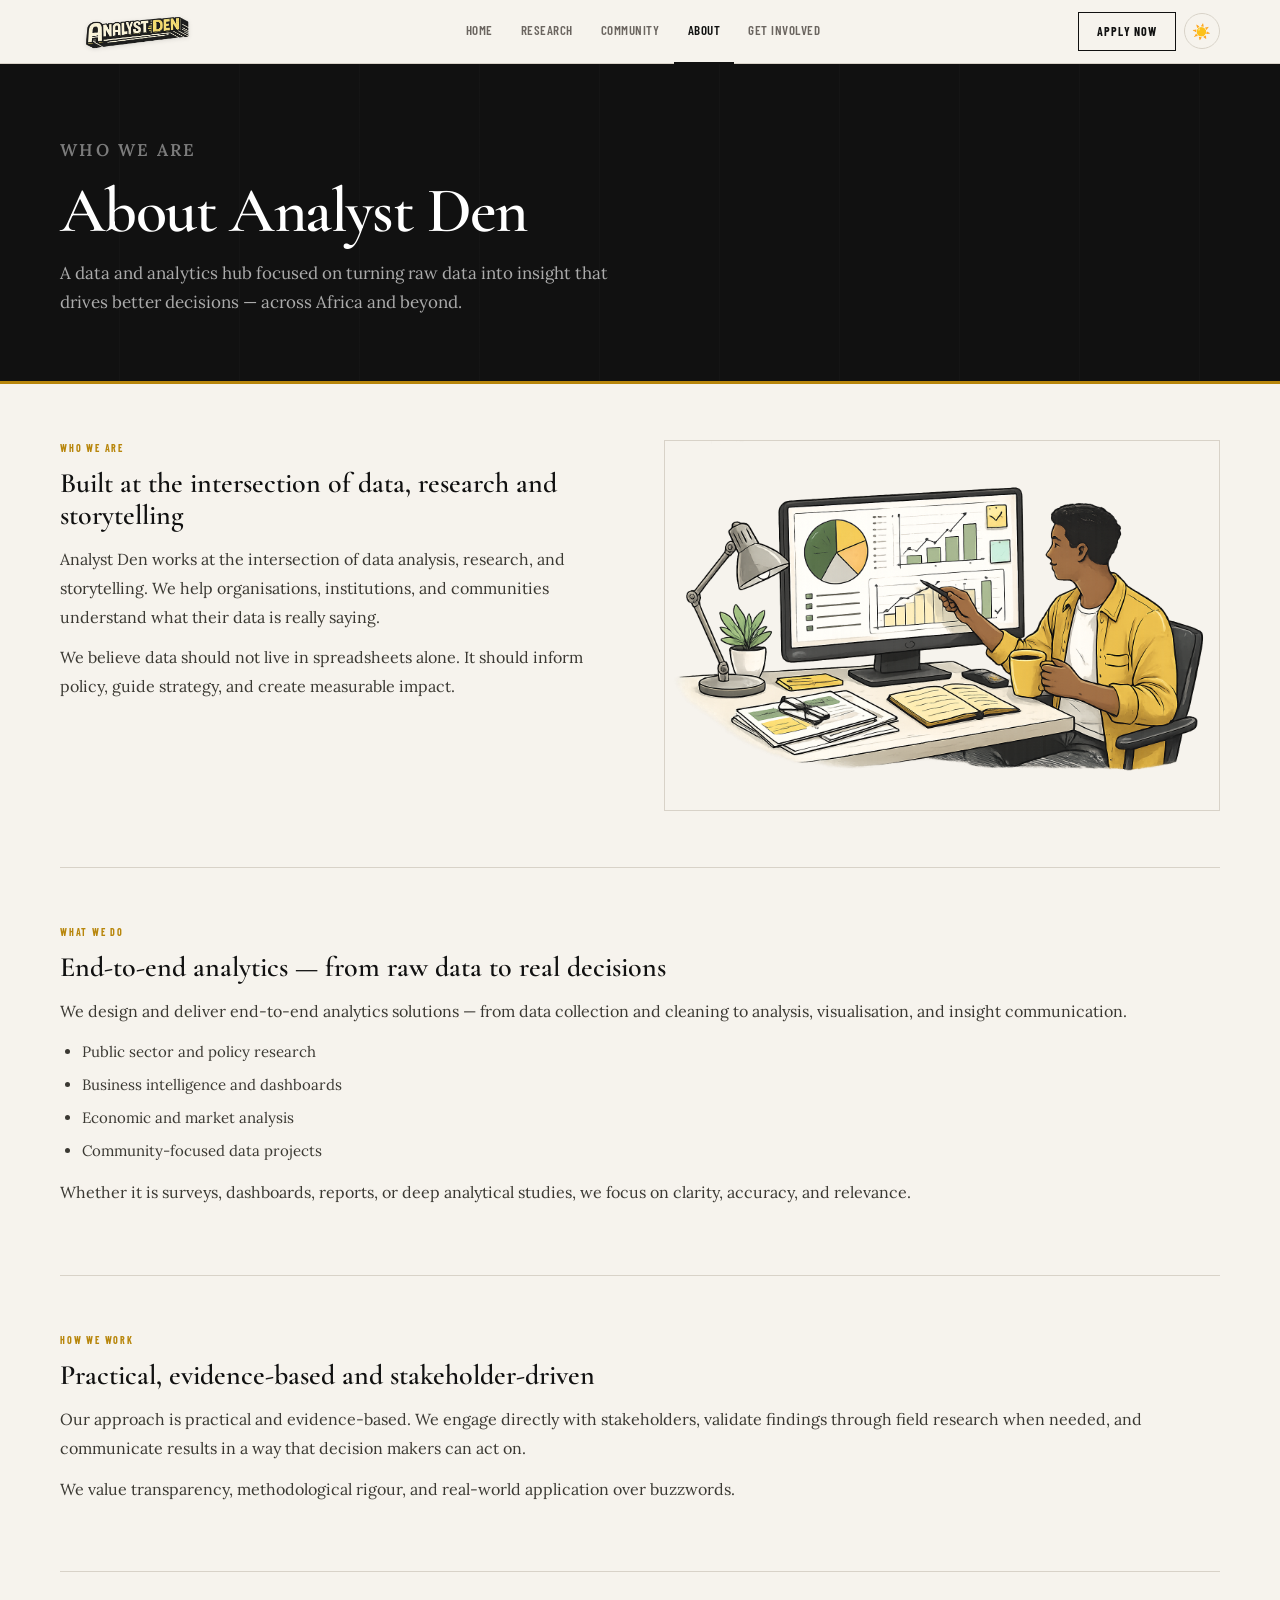
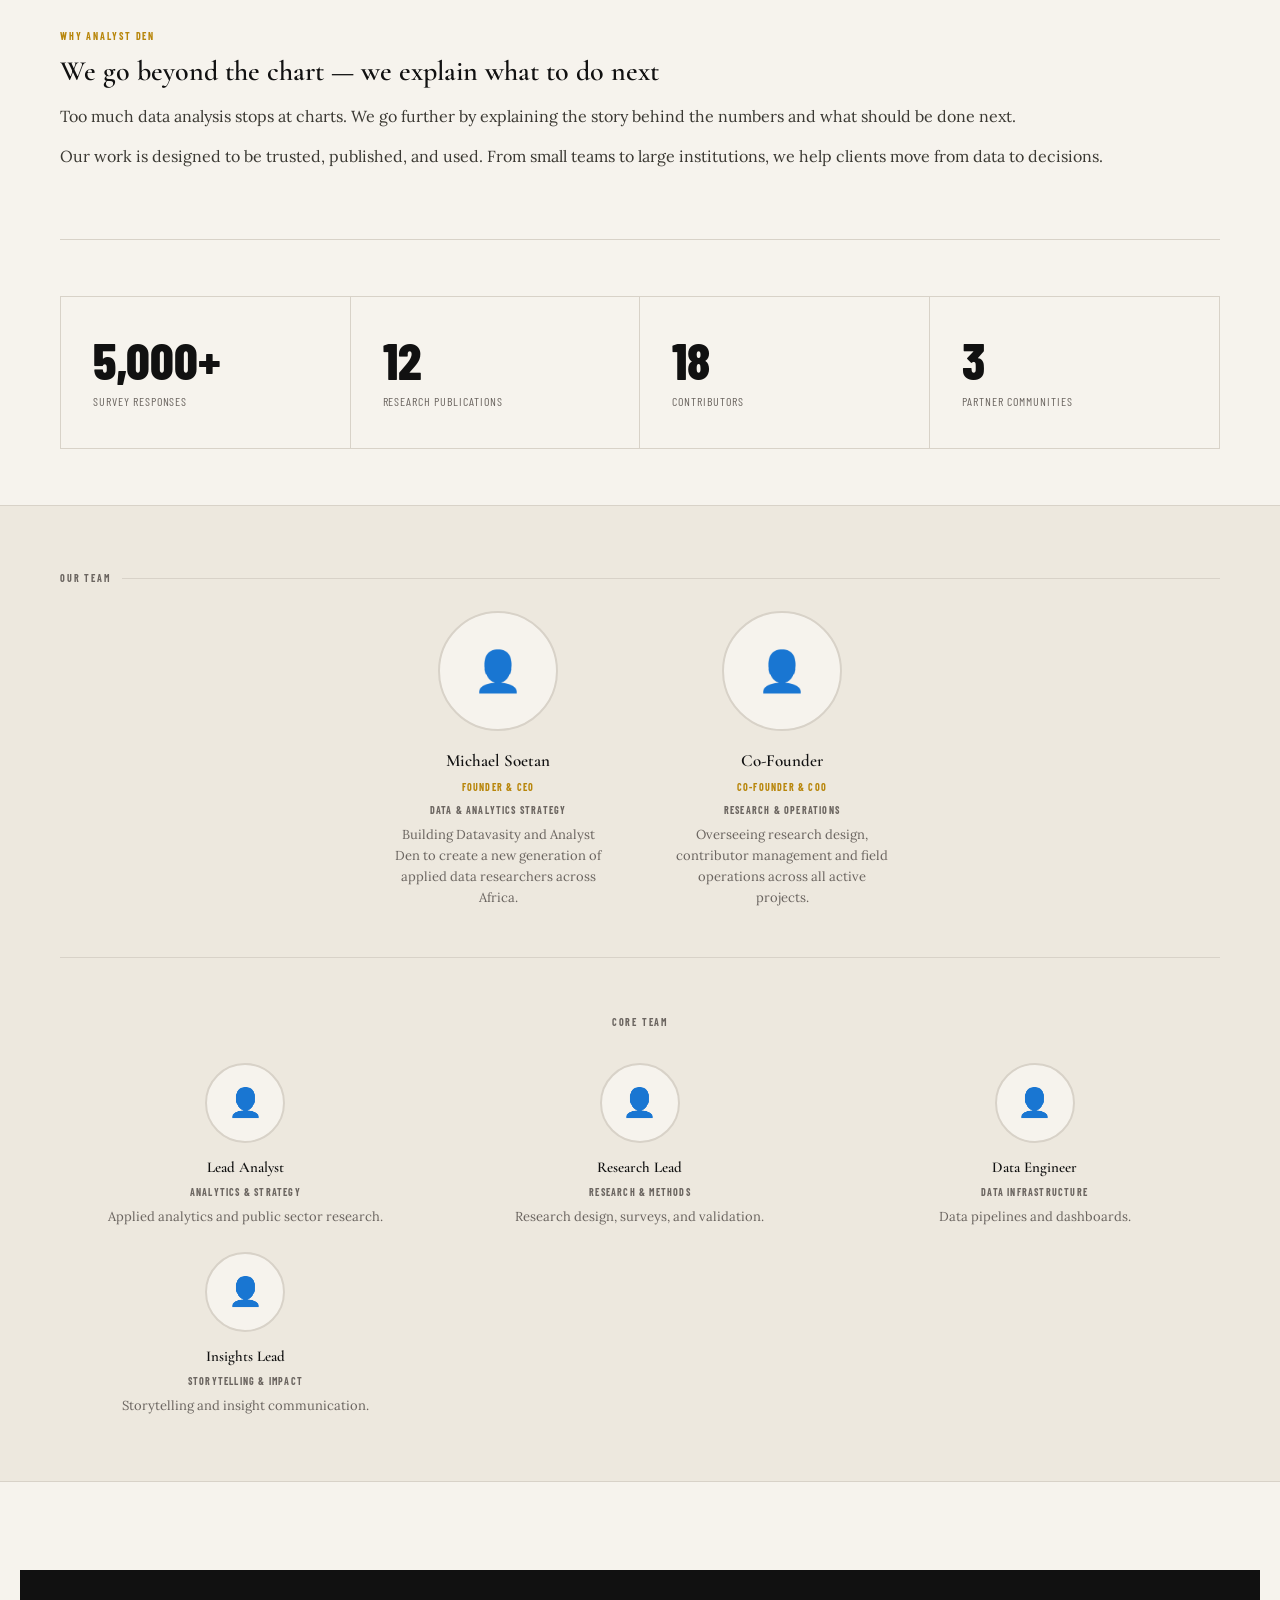
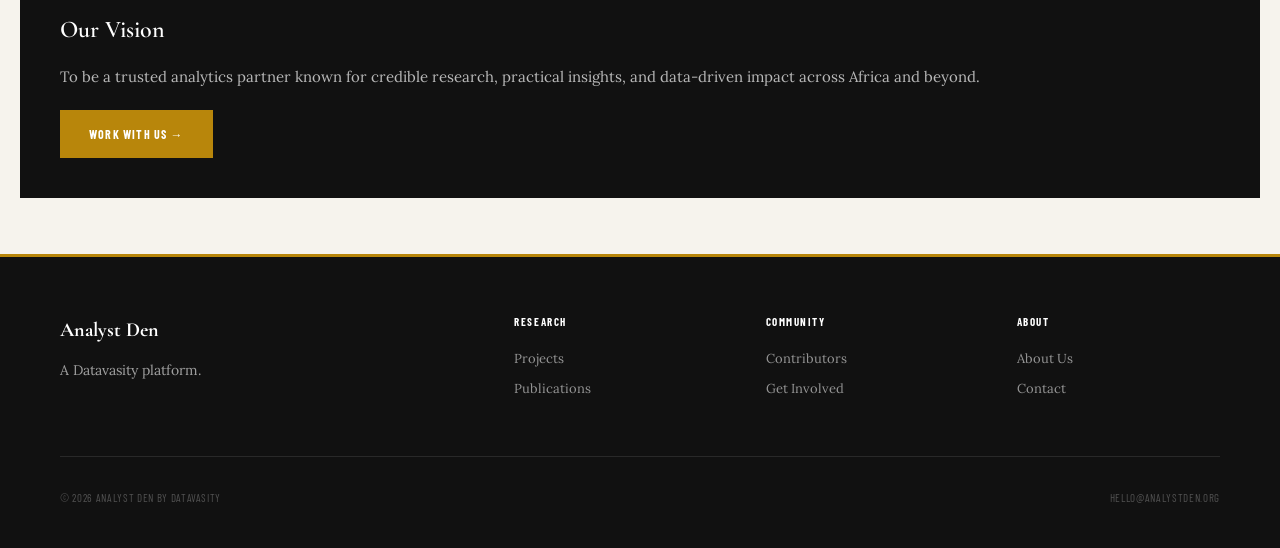
<file: about.html>
<!DOCTYPE html>
<html lang="en">
<head>
<meta charset="UTF-8"/><meta name="viewport" content="width=device-width,initial-scale=1.0"/>
<title>About Us — Analyst Den</title>
<link rel="stylesheet" href="styles.css"/>
<style>
.about-section { padding:56px 0; border-bottom:1px solid var(--border); }
.about-section:last-of-type { border-bottom:none; }
.about-section h2 { font-family:var(--font-display); font-weight:600; font-size:28px; color:var(--ink); margin-bottom:14px; line-height:1.15; }
.about-section p { font-family:var(--font-body); font-size:16px; line-height:1.8; color:var(--text-mid); margin-bottom:12px; }
.about-section ul { padding-left:1.4em; margin-bottom:14px; }
.about-section ul li { font-family:var(--font-body); font-size:15px; line-height:1.8; color:var(--text-mid); margin-bottom:6px; }
.about-grid { display:grid; grid-template-columns:1fr 1fr; gap:48px; align-items:start; }
.about-label { font-family:var(--font-data); font-size:10px; font-weight:700; letter-spacing:0.18em; text-transform:uppercase; color:var(--gold); margin-bottom:10px; }
.team-grid-wrap { display:grid; grid-template-columns:repeat(3,1fr); gap:24px; margin-top:32px; }
.team-member { text-align:center; }
.team-member-photo { width:100%; aspect-ratio:1; object-fit:cover; border-radius:50%; border:2px solid var(--border); margin-bottom:14px; max-width:140px; }
.team-member-name { font-family:var(--font-display); font-weight:600; font-size:17px; color:var(--ink); margin-bottom:4px; }
.team-member-title { font-family:var(--font-data); font-size:10px; font-weight:700; letter-spacing:0.12em; text-transform:uppercase; color:var(--text-lt); }
.team-member-desc { font-size:13px; color:var(--text-lt); margin-top:6px; line-height:1.6; }
.vision-box { background:var(--ink); padding:40px; margin-top:32px; }
.vision-box h3 { font-family:var(--font-display); font-size:24px; font-weight:600; color:#fff; margin-bottom:12px; }
.vision-box p { font-family:var(--font-body); font-size:15px; color:rgba(255,255,255,0.7); line-height:1.8; margin-bottom:20px; }
@media(max-width:768px){
  .about-grid { grid-template-columns:1fr; gap:24px; }
  .team-grid-wrap { grid-template-columns:repeat(2,1fr); }
}
@media(max-width:480px){
  .team-grid-wrap { grid-template-columns:1fr 1fr; }
}
</style>
</head>
<body>

<header class="site-header">
  <div class="container header-inner">
    <a href="index.html" class="header-logo"><img src="assets/analyst-den-logo-3d.png" alt="Analyst Den"/></a>
    <nav class="header-nav">
      <a href="index.html">Home</a>
      <a href="research.html">Research</a>
      <a href="contributors.html">Community</a>
      <a href="about.html" class="active">About</a>
      <a href="get-involved.html">Get Involved</a>
    </nav>
    <div class="header-right">
      <a href="get-involved.html" class="header-cta">Apply Now</a>
      <button class="menu-toggle" aria-label="Open menu">☰</button>
    </div>
  </div>
</header>
<div class="mobile-menu">
  <button class="mobile-close">✕</button>
  <a href="index.html">Home</a>
  <a href="research.html">Research</a>
  <a href="contributors.html">Community</a>
  <a href="about.html" class="active">About</a>
  <a href="get-involved.html">Get Involved</a>
</div>

<!-- HERO -->
<div class="page-hero">
  <div class="container page-hero-inner">
    <p class="t-label" style="color:rgba(255,255,255,0.45);margin-bottom:14px">Who We Are</p>
    <h1>About Analyst Den</h1>
    <p>A data and analytics hub focused on turning raw data into insight that drives better decisions — across Africa and beyond.</p>
  </div>
</div>

<!-- CONTENT SECTIONS -->
<div class="container">

  <div class="about-section">
    <div class="about-grid">
      <div>
        <div class="about-label">Who We Are</div>
        <h2>Built at the intersection of data, research and storytelling</h2>
        <p>Analyst Den works at the intersection of data analysis, research, and storytelling. We help organisations, institutions, and communities understand what their data is really saying.</p>
        <p>We believe data should not live in spreadsheets alone. It should inform policy, guide strategy, and create measurable impact.</p>
      </div>
      <div>
        <img src="assets/headerimg.png" alt="Analyst Den research team" style="width:100%;height:auto;border:1px solid var(--border)"/>
      </div>
    </div>
  </div>

  <div class="about-section">
    <div class="about-label">What We Do</div>
    <h2>End-to-end analytics — from raw data to real decisions</h2>
    <p>We design and deliver end-to-end analytics solutions — from data collection and cleaning to analysis, visualisation, and insight communication.</p>
    <ul>
      <li>Public sector and policy research</li>
      <li>Business intelligence and dashboards</li>
      <li>Economic and market analysis</li>
      <li>Community-focused data projects</li>
    </ul>
    <p>Whether it is surveys, dashboards, reports, or deep analytical studies, we focus on clarity, accuracy, and relevance.</p>
  </div>

  <div class="about-section">
    <div class="about-label">How We Work</div>
    <h2>Practical, evidence-based and stakeholder-driven</h2>
    <p>Our approach is practical and evidence-based. We engage directly with stakeholders, validate findings through field research when needed, and communicate results in a way that decision makers can act on.</p>
    <p>We value transparency, methodological rigour, and real-world application over buzzwords.</p>
  </div>

  <div class="about-section">
    <div class="about-label">Why Analyst Den</div>
    <h2>We go beyond the chart — we explain what to do next</h2>
    <p>Too much data analysis stops at charts. We go further by explaining the story behind the numbers and what should be done next.</p>
    <p>Our work is designed to be trusted, published, and used. From small teams to large institutions, we help clients move from data to decisions.</p>
  </div>

  <!-- STATS -->
  <div class="about-section" style="border-bottom:none;padding-bottom:0">
    <div class="data-numbers">
      <div class="data-number-col">
        <div class="data-number">5,000+</div>
        <div class="data-number-label">Survey Responses</div>
      </div>
      <div class="data-number-col">
        <div class="data-number">12</div>
        <div class="data-number-label">Research Publications</div>
      </div>
      <div class="data-number-col">
        <div class="data-number">18</div>
        <div class="data-number-label">Contributors</div>
      </div>
      <div class="data-number-col">
        <div class="data-number">3</div>
        <div class="data-number-label">Partner Communities</div>
      </div>
    </div>
  </div>

</div>

<!-- TEAM -->
<section style="background:var(--bg-alt);border-top:1px solid var(--border);border-bottom:1px solid var(--border);padding:64px 0;margin-top:56px">
  <div class="container">
    <div class="section-eyebrow">
      <span class="eyebrow-text">Our Team</span>
      <div class="eyebrow-line"></div>
    </div>

    <!-- Founders row — centered, larger -->
    <div style="display:flex;justify-content:center;gap:64px;flex-wrap:wrap;margin-bottom:56px;padding-bottom:48px;border-bottom:1px solid var(--border)">

      <div class="team-member" style="max-width:220px">
        <div style="width:120px;height:120px;border-radius:50%;background:var(--bg);border:2px solid var(--border);display:flex;align-items:center;justify-content:center;margin:0 auto 16px;font-size:40px">👤</div>
        <div class="team-member-name">Michael Soetan</div>
        <div style="font-family:var(--font-data);font-size:10px;font-weight:700;letter-spacing:0.12em;text-transform:uppercase;color:var(--gold);margin-bottom:6px">Founder &amp; CEO</div>
        <div class="team-member-title">Data &amp; Analytics Strategy</div>
        <p class="team-member-desc">Building Datavasity and Analyst Den to create a new generation of applied data researchers across Africa.</p>
      </div>

      <div class="team-member" style="max-width:220px">
        <div style="width:120px;height:120px;border-radius:50%;background:var(--bg);border:2px solid var(--border);display:flex;align-items:center;justify-content:center;margin:0 auto 16px;font-size:40px">👤</div>
        <div class="team-member-name">Co-Founder</div>
        <div style="font-family:var(--font-data);font-size:10px;font-weight:700;letter-spacing:0.12em;text-transform:uppercase;color:var(--gold);margin-bottom:6px">Co-Founder &amp; COO</div>
        <div class="team-member-title">Research &amp; Operations</div>
        <p class="team-member-desc">Overseeing research design, contributor management and field operations across all active projects.</p>
      </div>

    </div>

    <!-- Core team row -->
    <div style="font-family:var(--font-data);font-size:10px;font-weight:700;letter-spacing:0.18em;text-transform:uppercase;color:var(--text-lt);text-align:center;margin-bottom:28px">Core Team</div>
    <div class="team-grid-wrap">
      <div class="team-member">
        <div style="width:80px;height:80px;border-radius:50%;background:var(--bg);border:2px solid var(--border);display:flex;align-items:center;justify-content:center;margin:0 auto 12px;font-size:28px">👤</div>
        <div class="team-member-name" style="font-size:15px">Lead Analyst</div>
        <div class="team-member-title">Analytics &amp; Strategy</div>
        <p class="team-member-desc">Applied analytics and public sector research.</p>
      </div>
      <div class="team-member">
        <div style="width:80px;height:80px;border-radius:50%;background:var(--bg);border:2px solid var(--border);display:flex;align-items:center;justify-content:center;margin:0 auto 12px;font-size:28px">👤</div>
        <div class="team-member-name" style="font-size:15px">Research Lead</div>
        <div class="team-member-title">Research &amp; Methods</div>
        <p class="team-member-desc">Research design, surveys, and validation.</p>
      </div>
      <div class="team-member">
        <div style="width:80px;height:80px;border-radius:50%;background:var(--bg);border:2px solid var(--border);display:flex;align-items:center;justify-content:center;margin:0 auto 12px;font-size:28px">👤</div>
        <div class="team-member-name" style="font-size:15px">Data Engineer</div>
        <div class="team-member-title">Data Infrastructure</div>
        <p class="team-member-desc">Data pipelines and dashboards.</p>
      </div>
      <div class="team-member">
        <div style="width:80px;height:80px;border-radius:50%;background:var(--bg);border:2px solid var(--border);display:flex;align-items:center;justify-content:center;margin:0 auto 12px;font-size:28px">👤</div>
        <div class="team-member-name" style="font-size:15px">Insights Lead</div>
        <div class="team-member-title">Storytelling &amp; Impact</div>
        <p class="team-member-desc">Storytelling and insight communication.</p>
      </div>
    </div>
  </div>
</section>

<!-- VISION CTA -->
<div class="container" style="padding:56px 0">
  <div class="vision-box">
    <h3>Our Vision</h3>
    <p>To be a trusted analytics partner known for credible research, practical insights, and data-driven impact across Africa and beyond.</p>
    <a href="get-involved.html" class="btn btn--primary">Work With Us →</a>
  </div>
</div>

<footer class="site-footer">
  <div class="container">
    <div class="footer-grid">
      <div class="footer-brand"><span class="footer-logo">Analyst Den</span><p>A Datavasity platform.</p></div>
      <div class="footer-col"><p class="footer-col-title">Research</p><a href="research.html">Projects</a><a href="publications.html">Publications</a></div>
      <div class="footer-col"><p class="footer-col-title">Community</p><a href="contributors.html">Contributors</a><a href="get-involved.html">Get Involved</a></div>
      <div class="footer-col"><p class="footer-col-title">About</p><a href="about.html">About Us</a><a href="contact.html">Contact</a></div>
    </div>
    <div class="footer-bottom"><span>© 2026 Analyst Den by Datavasity</span><span>hello@analystden.org</span></div>
  </div>
</footer>
<script src="script.js"></script>
</body>
</html>
</file>
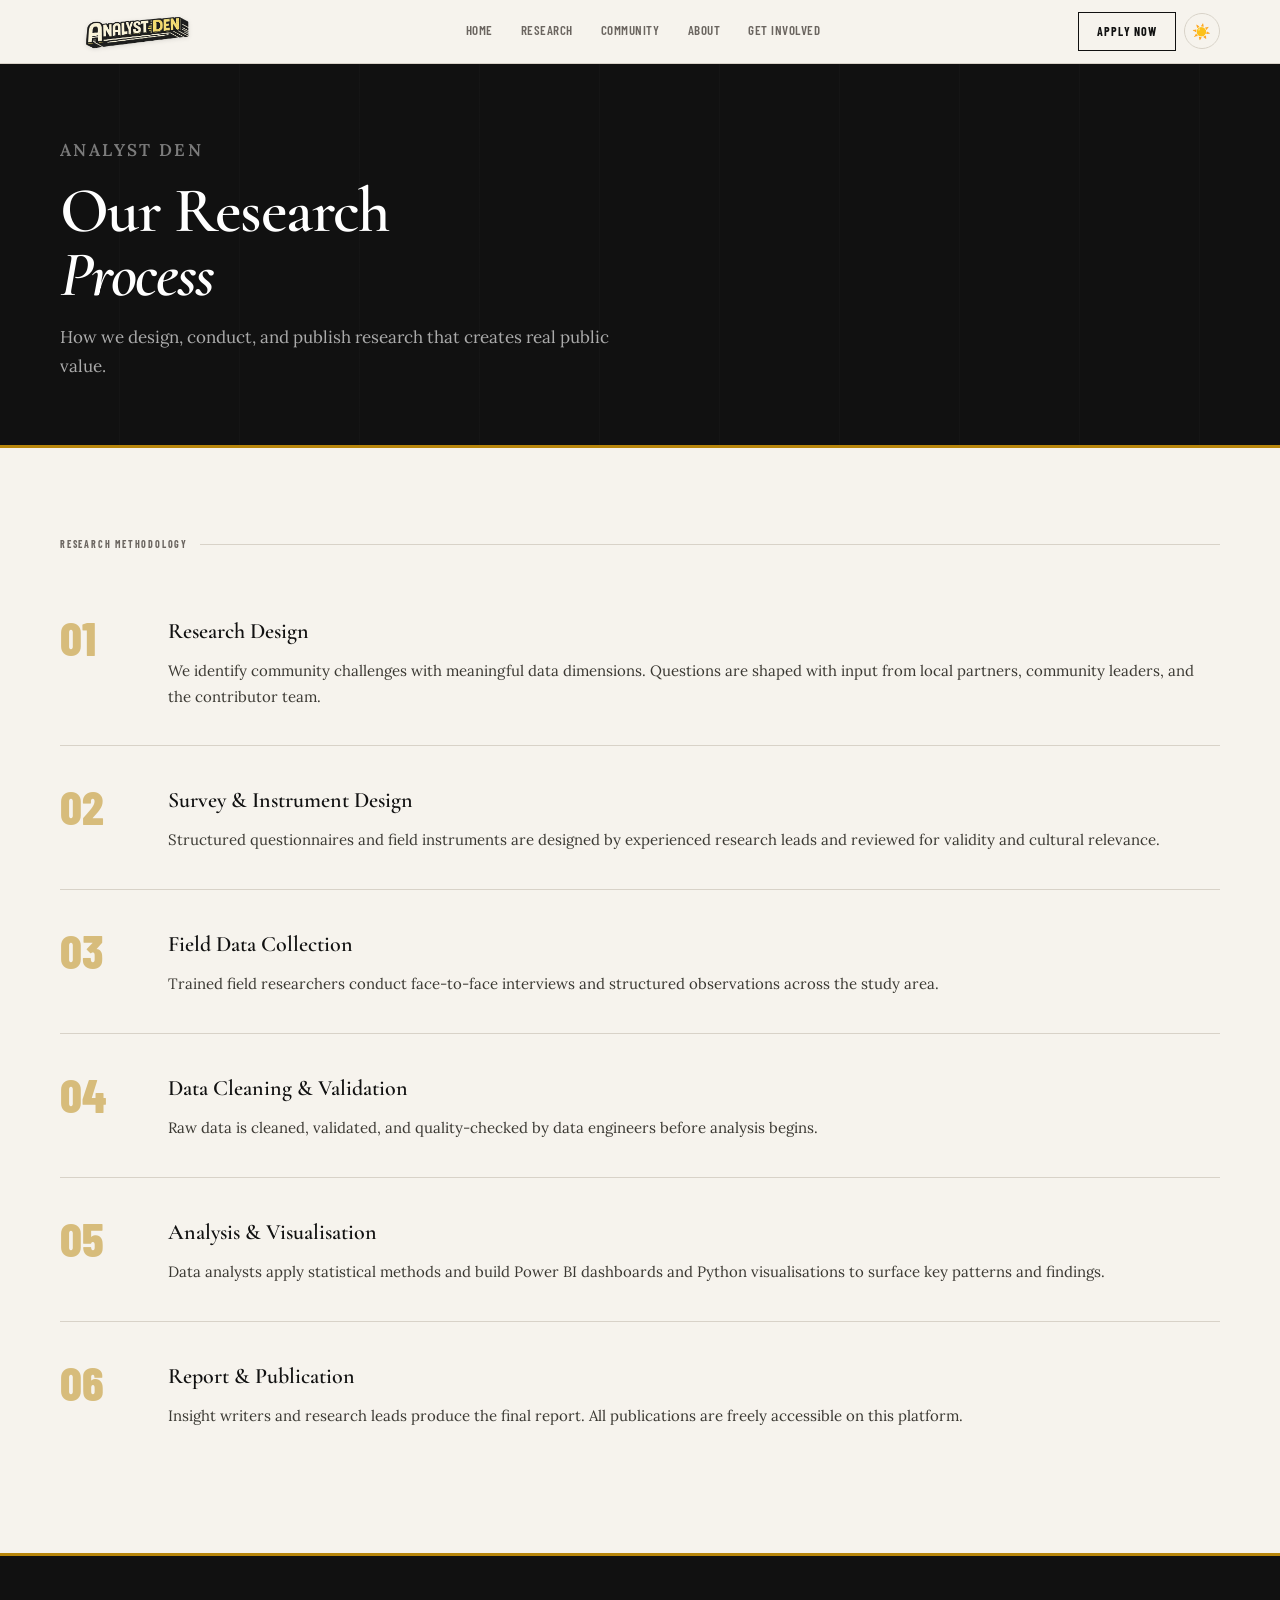
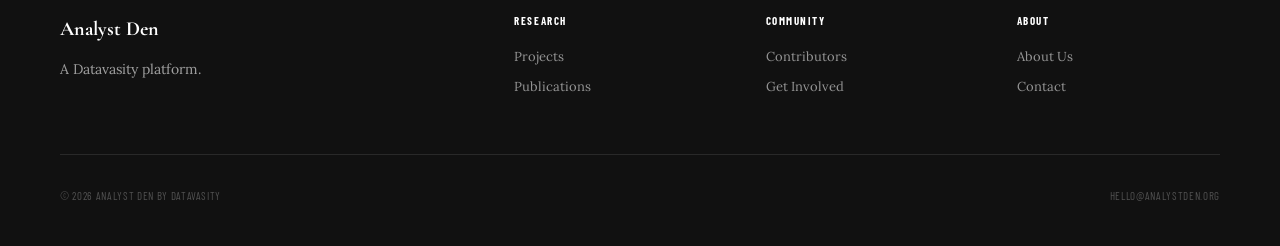
<file: our-process.html>
<!DOCTYPE html>
<html lang="en">
<head>
<meta charset="UTF-8"/><meta name="viewport" content="width=device-width,initial-scale=1.0"/>
<title>Our Process — Analyst Den</title>
<link rel="stylesheet" href="styles.css"/>
</head>
<body>
<header class="site-header"><div class="container header-inner"><a href="index.html" class="header-logo"><img src="assets/analyst-den-logo-3d.png" alt="Analyst Den"/></a><nav class="header-nav"><a href="index.html">Home</a><a href="research.html">Research</a><a href="contributors.html">Community</a><a href="about.html">About</a><a href="get-involved.html">Get Involved</a></nav><div class="header-right"><a href="get-involved.html" class="header-cta">Apply Now</a><button class="menu-toggle">☰</button></div></div></header>
<div class="mobile-menu"><button class="mobile-close">✕</button><a href="index.html">Home</a>
<a href="research.html">Research</a>
<a href="contributors.html">Community</a>
<a href="about.html">About</a>
<a href="get-involved.html">Get Involved</a></div>
<div class="page-hero"><div class="container page-hero-inner"><p class="t-label" style="color:rgba(255,255,255,0.45);margin-bottom:14px">Analyst Den</p><h1>Our Research<br><em>Process</em></h1><p>How we design, conduct, and publish research that creates real public value.</p></div></div>
<section><div class="container"><div class="section-eyebrow"><span class="eyebrow-text">Research Methodology</span><div class="eyebrow-line"></div></div><div class="process-row"><div class="process-num">01</div><div class="process-content"><h3>Research Design</h3><p>We identify community challenges with meaningful data dimensions. Questions are shaped with input from local partners, community leaders, and the contributor team.</p></div></div><div class="process-row"><div class="process-num">02</div><div class="process-content"><h3>Survey & Instrument Design</h3><p>Structured questionnaires and field instruments are designed by experienced research leads and reviewed for validity and cultural relevance.</p></div></div><div class="process-row"><div class="process-num">03</div><div class="process-content"><h3>Field Data Collection</h3><p>Trained field researchers conduct face-to-face interviews and structured observations across the study area.</p></div></div><div class="process-row"><div class="process-num">04</div><div class="process-content"><h3>Data Cleaning & Validation</h3><p>Raw data is cleaned, validated, and quality-checked by data engineers before analysis begins.</p></div></div><div class="process-row"><div class="process-num">05</div><div class="process-content"><h3>Analysis & Visualisation</h3><p>Data analysts apply statistical methods and build Power BI dashboards and Python visualisations to surface key patterns and findings.</p></div></div><div class="process-row" style="border-bottom:none"><div class="process-num">06</div><div class="process-content"><h3>Report & Publication</h3><p>Insight writers and research leads produce the final report. All publications are freely accessible on this platform.</p></div></div></div></section>
<footer class="site-footer"><div class="container"><div class="footer-grid"><div class="footer-brand"><span class="footer-logo">Analyst Den</span><p>A Datavasity platform.</p></div><div class="footer-col"><p class="footer-col-title">Research</p><a href="research.html">Projects</a><a href="publications.html">Publications</a></div><div class="footer-col"><p class="footer-col-title">Community</p><a href="contributors.html">Contributors</a><a href="get-involved.html">Get Involved</a></div><div class="footer-col"><p class="footer-col-title">About</p><a href="about.html">About Us</a><a href="contact.html">Contact</a></div></div><div class="footer-bottom"><span>© 2026 Analyst Den by Datavasity</span><span>hello@analystden.org</span></div></div></footer>
<script src="script.js"></script>
</body>
</html>
</file>
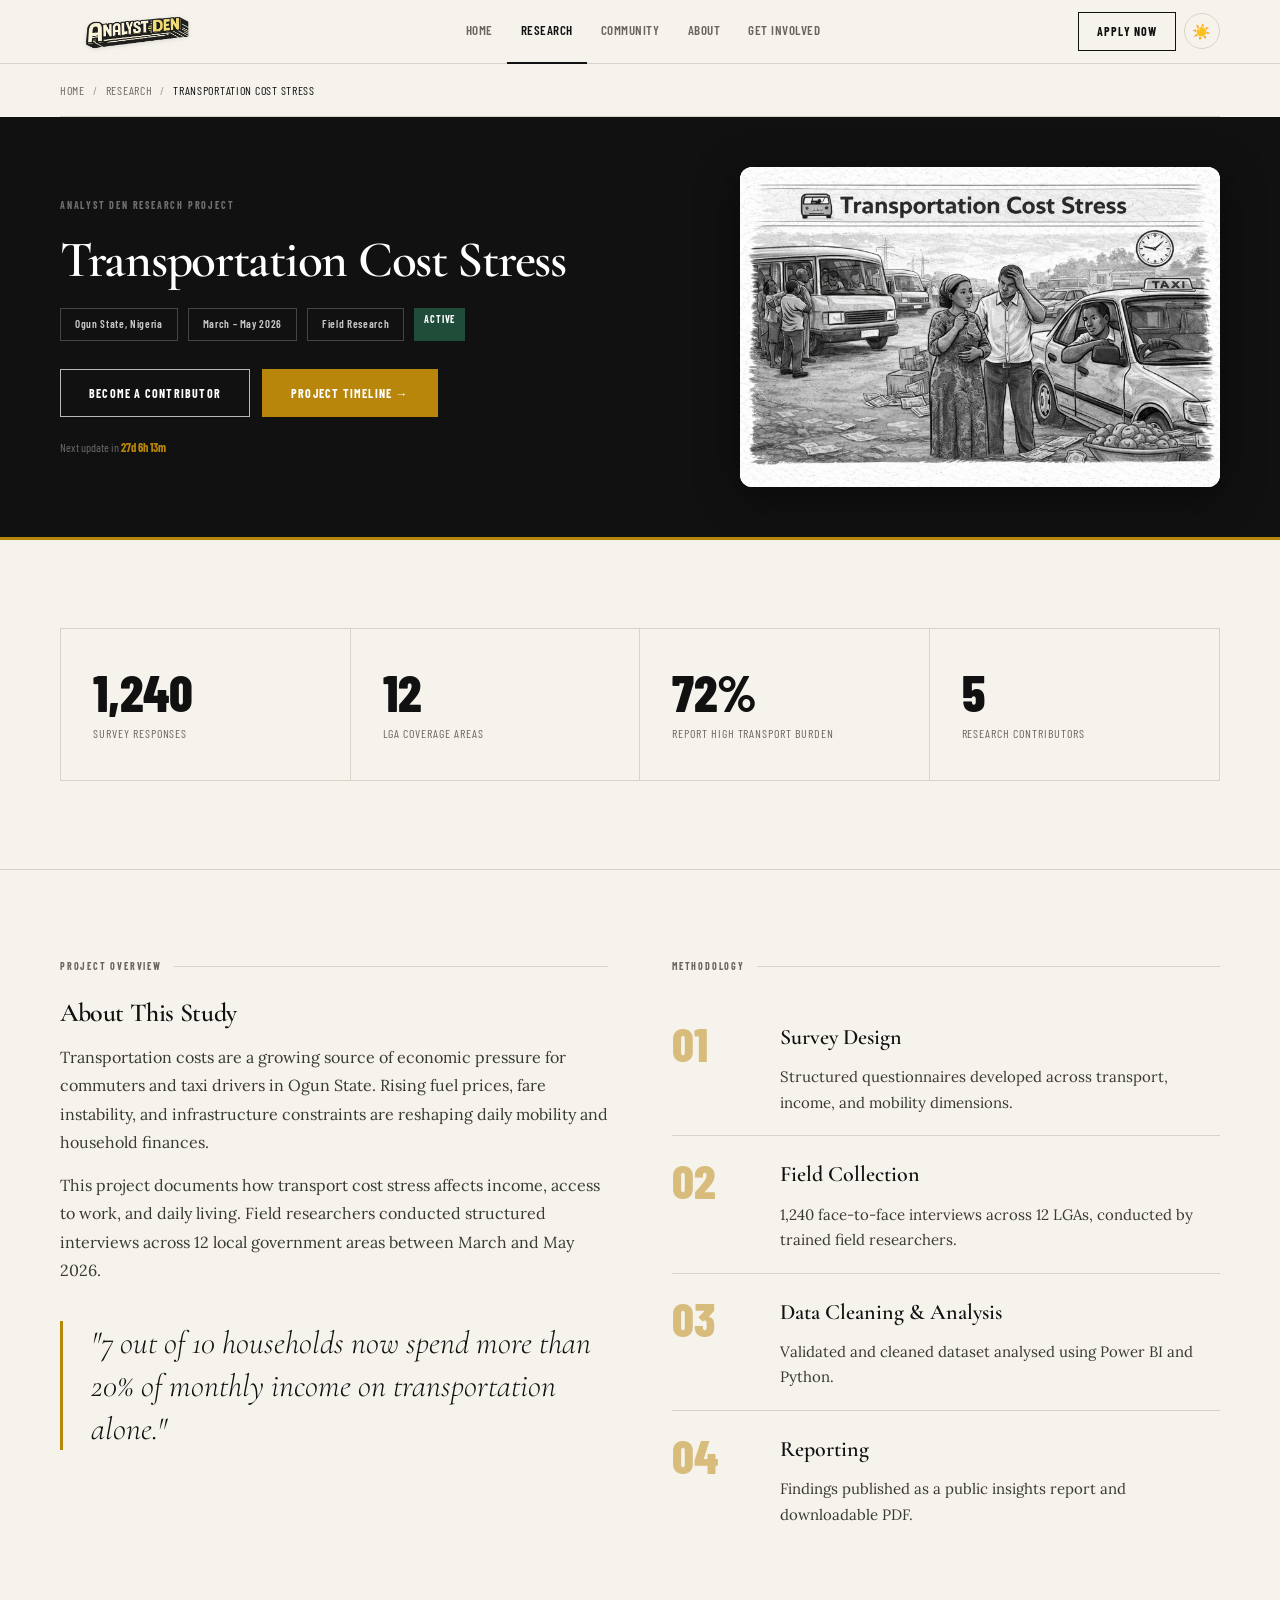
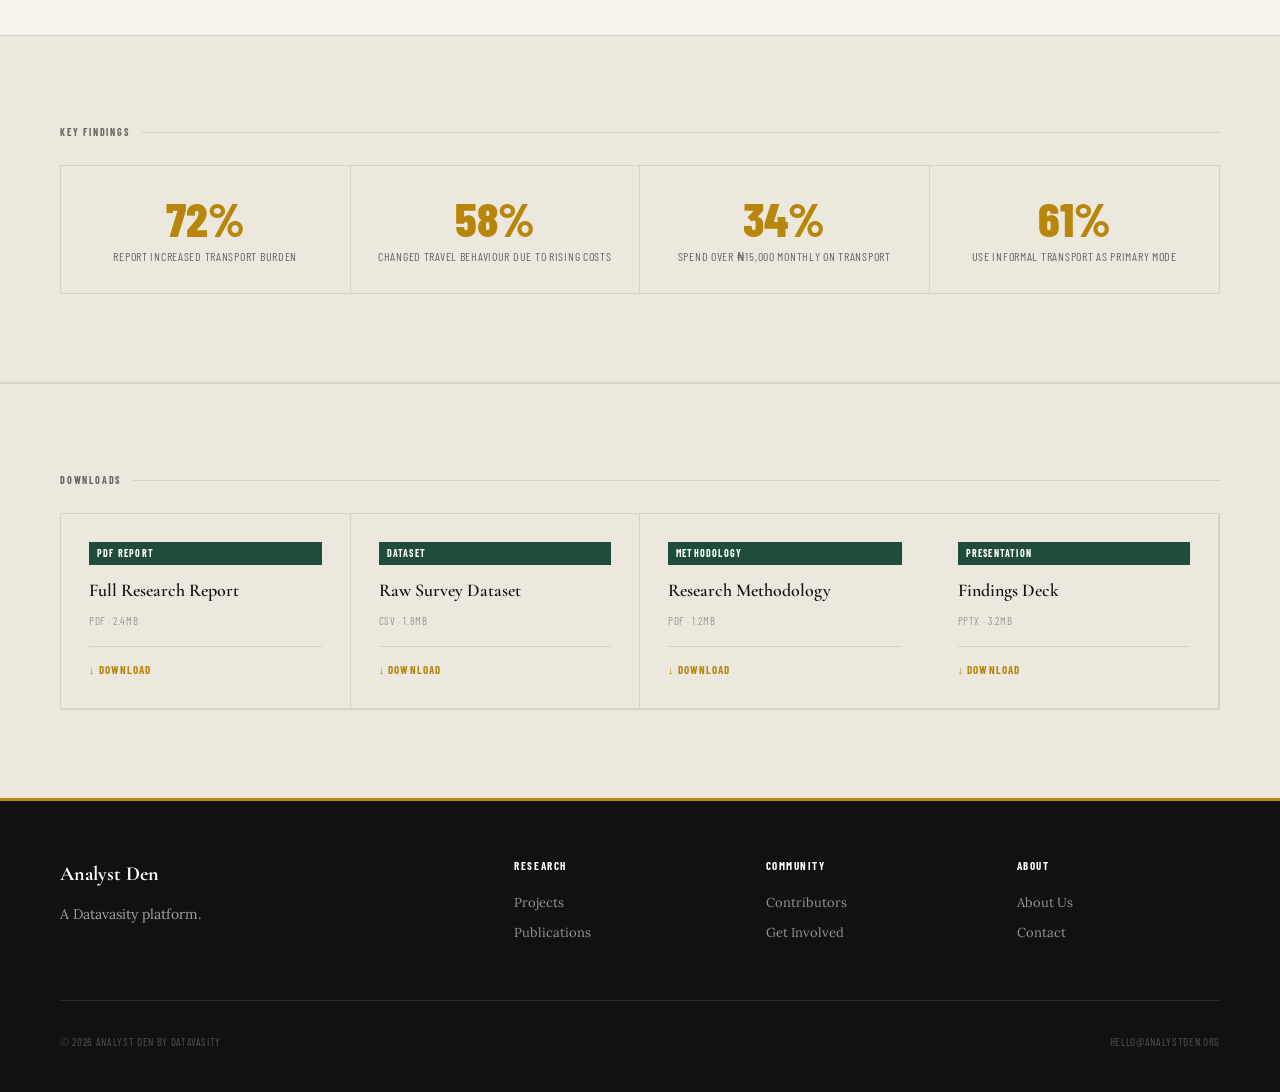
<file: project-transportation-cost-stressx.html>
<!DOCTYPE html>
<html lang="en">
<head>
<meta charset="UTF-8"/><meta name="viewport" content="width=device-width,initial-scale=1.0"/>
<title>Transportation Cost Stress — Analyst Den</title>
<link rel="stylesheet" href="styles.css"/>
<style>
/* ── PROJECT DETAIL HERO — text LEFT, framed image RIGHT ── */
.pd-hero {
  background: var(--ink);
  border-bottom: 3px solid var(--gold);
  padding: 0;
  overflow: hidden;
}
[data-theme="dark"] .pd-hero {
  background: #0e0e0e;
}

.pd-hero-inner {
  max-width: var(--max-w);
  margin: 0 auto;
  padding: 0 40px;
  display: grid;
  grid-template-columns: 1fr 480px;
  gap: 64px;
  align-items: center;
  min-height: 420px;
}

/* LEFT: all text */
.pd-hero-text {
  padding: 64px 0;
}
.pd-hero-eyebrow {
  font-family: var(--font-data);
  font-weight: 700; font-size: 10px;
  letter-spacing: 0.18em; text-transform: uppercase;
  color: rgba(255,255,255,0.4);
  margin-bottom: 20px;
}
.pd-hero-text h1 {
  font-family: var(--font-display);
  font-weight: 600;
  font-size: clamp(32px, 4vw, 56px);
  line-height: 1.02; letter-spacing: -0.025em;
  color: #ffffff;
  margin-bottom: 22px;
}
.pd-hero-chips {
  display: flex; gap: 10px; flex-wrap: wrap;
  margin-bottom: 28px;
}
.pd-chip {
  font-family: var(--font-data); font-size: 11px;
  font-weight: 600; letter-spacing: 0.06em;
  padding: 6px 14px;
  border: 1px solid rgba(255,255,255,0.22);
  color: rgba(255,255,255,0.78);
}
.pd-hero-actions {
  display: flex; gap: 12px; flex-wrap: wrap;
  margin-bottom: 20px;
}
.pd-hero-countdown {
  font-family: var(--font-data); font-size: 12px;
  color: rgba(255,255,255,0.38);
  margin-top: 4px;
}
.pd-hero-countdown span {
  color: var(--gold); font-weight: 700;
}

/* RIGHT: framed image card — exactly like the screenshot */
.pd-hero-imgcard {
  background: #ffffff;
  border-radius: 12px;
  overflow: hidden;
  box-shadow: 0 8px 40px rgba(0,0,0,0.5);
  margin: 48px 0;
}
.pd-hero-imgcard-title {
  display: flex; align-items: center; gap: 10px;
  padding: 14px 18px;
  border-bottom: 1px solid #e8e4de;
  background: #ffffff;
}
.pd-hero-imgcard-icon {
  font-size: 18px;
}
.pd-hero-imgcard-label {
  font-family: var(--font-data); font-weight: 700;
  font-size: 13px; color: #111111;
  letter-spacing: 0.01em;
}
@media(max-width:600px){#contributors-strip [style*="repeat(4"]{grid-template-columns:repeat(2,1fr)!important}}
.pd-hero-imgcard img {
  width: 100%; height: auto;
  display: block;
  object-fit: contain;
  object-position: center top;
  background: #f5f5f0;
}

/* RESPONSIVE */
@media (max-width: 900px) {
  .pd-hero-inner {
    grid-template-columns: 1fr;
    gap: 0;
    padding: 0 24px;
  }
  .pd-hero-imgcard {
    margin: 0 0 40px;
    max-width: 480px;
  }
  .pd-hero-text { padding: 48px 0 32px }
}
@media (max-width: 540px) {
  .pd-hero-text { padding: 36px 0 24px }
  .pd-hero-text h1 { font-size: clamp(28px, 8vw, 40px) }
}
.t-body h2,.t-body h3{font-family:var(--font-display);font-weight:600;margin:1em 0 0.5em}
.t-body p{margin-bottom:1em;line-height:1.8}
.t-body ul,.t-body ol{padding-left:1.5em;margin-bottom:1em}
.t-body li{margin-bottom:0.4em;line-height:1.7}
.t-body strong{font-weight:700}
@keyframes tlAmberPulse{0%,100%{transform:scale(1);opacity:1}50%{transform:scale(1.6);opacity:0.6}}
@keyframes tlIn{to{opacity:1;transform:translateY(0)}}
</style>

<style>
/* Power BI Modal */
.pbi-modal-overlay {
  display:none;position:fixed;inset:0;z-index:999;
  background:rgba(0,0,0,0.82);backdrop-filter:blur(6px);
  align-items:center;justify-content:center;
  animation:overlayIn 0.25s ease;
}
.pbi-modal-overlay.open { display:flex }
@keyframes overlayIn{ from{opacity:0} to{opacity:1} }
.pbi-modal {
  background:#111;width:95vw;height:90vh;max-width:1400px;
  position:relative;animation:modalIn 0.3s cubic-bezier(.4,0,.2,1);
  border:1px solid rgba(255,255,255,0.12);
  display:flex;flex-direction:column;
}
@keyframes modalIn{ from{opacity:0;transform:scale(0.96) translateY(20px)} to{opacity:1;transform:scale(1) translateY(0)} }
.pbi-modal-head {
  display:flex;align-items:center;justify-content:space-between;
  padding:14px 20px;border-bottom:1px solid rgba(255,255,255,0.1);flex-shrink:0;
}
.pbi-modal-head h3 {
  font-family:'Cormorant Garamond',Georgia,serif;font-weight:600;
  font-size:18px;color:#fff;letter-spacing:-0.01em;
}
.pbi-modal-close {
  background:rgba(255,255,255,0.08);border:1px solid rgba(255,255,255,0.15);
  color:#fff;width:36px;height:36px;border-radius:50%;
  font-size:18px;cursor:pointer;display:flex;align-items:center;justify-content:center;
  transition:background 0.2s;flex-shrink:0;
}
.pbi-modal-close:hover { background:rgba(255,255,255,0.18) }
.pbi-iframe-wrap { flex:1;position:relative }
.pbi-iframe-wrap iframe { width:100%;height:100%;border:none;display:block }
.pbi-loading {
  position:absolute;inset:0;display:flex;align-items:center;justify-content:center;
  flex-direction:column;gap:14px;color:rgba(255,255,255,0.5);
  font-family:'Barlow Condensed',sans-serif;font-size:13px;letter-spacing:0.08em;text-transform:uppercase;
}
.pbi-spinner {
  width:36px;height:36px;border:2px solid rgba(255,255,255,0.1);
  border-top-color:#B8860B;border-radius:50%;
  animation:spin 0.8s linear infinite;
}
@keyframes spin{ to{transform:rotate(360deg)} }
</style>
</head>
<body>

<!-- HEADER -->
<header class="site-header">
  <div class="container header-inner">
    <a href="index.html" class="header-logo">
      <img src="assets/analyst-den-logo-3d.png" alt="Analyst Den"/>
    </a>
    <nav class="header-nav">
      <a href="index.html">Home</a>
      <a href="research.html" class="active">Research</a>
      <a href="contributors.html">Community</a>
      <a href="about.html">About</a>
      <a href="get-involved.html">Get Involved</a>
    </nav>
    <div class="header-right">
      <a href="get-involved.html" class="header-cta">Apply Now</a>
      <button class="menu-toggle" aria-label="Open menu">☰</button>
    </div>
  </div>
</header>
<div class="mobile-menu">
  <button class="mobile-close">✕</button>
  <a href="index.html">Home</a>
  <a href="research.html" class="active">Research</a>
  <a href="contributors.html">Community</a>
  <a href="about.html">About</a>
  <a href="get-involved.html">Get Involved</a>
  <a href="contact.html">Contact</a>
</div>

<!-- BREADCRUMB -->
<div class="container">
  <div class="breadcrumb">
    <a href="index.html">Home</a>
    <span class="breadcrumb-sep">/</span>
    <a href="research.html">Research</a>
    <span class="breadcrumb-sep">/</span>
    <span>Transportation Cost Stress</span>
  </div>
</div>

<!-- ══════════════════════════════
     HERO — text LEFT, framed image RIGHT
══════════════════════════════ -->
<div class="pd-hero">
  <div class="pd-hero-inner">

    <!-- LEFT -->
    <div class="pd-hero-text">
      <p class="pd-hero-eyebrow">Analyst Den Research Project</p>
      <h1>Transportation Cost Stress</h1>
      <div class="pd-hero-chips">
        <span class="pd-chip">Ogun State, Nigeria</span>
        <span class="pd-chip">March – May 2026</span>
        <span class="pd-chip">Field Research</span>
        <span class="tag tag--active" style="font-size:10px;letter-spacing:0.08em">Active</span>
      </div>
      <div class="pd-hero-actions">
        <a href="get-involved.html" class="btn" style="background:transparent;color:#ffffff;border:1.5px solid rgba(255,255,255,0.7);font-family:var(--font-data);font-weight:700;font-size:12px;letter-spacing:0.10em;text-transform:uppercase;padding:13px 28px;">Become a Contributor</a>
        <button onclick="window.openTimeline()" class="btn btn--primary" id="timeline-btn">Project Timeline →</button>
      </div>
      <p class="pd-hero-countdown">
        Next update in <span id="countdown-timer">Loading…</span>
      </p>
    </div>

    <!-- RIGHT: framed image card -->
    <div class="pd-hero-imgcard">
      <img id="hero-project-img" src="assets/trans.png" alt="Project image" style="width:100%;height:100%;object-fit:cover;border-radius:inherit"/>
    </div>

  </div>
</div>

<!-- ══════════════════════════════
     KEY NUMBERS
══════════════════════════════ -->
<section>
  <div class="container">
    <div class="data-numbers">
      <div class="data-number-col">
        <div class="data-number">1,240</div>
        <div class="data-number-label">Survey Responses</div>
      </div>
      <div class="data-number-col">
        <div class="data-number">12</div>
        <div class="data-number-label">LGA Coverage Areas</div>
      </div>
      <div class="data-number-col">
        <div class="data-number">72%</div>
        <div class="data-number-label">Report High Transport Burden</div>
      </div>
      <div class="data-number-col">
        <div class="data-number">5</div>
        <div class="data-number-label">Research Contributors</div>
      </div>
    </div>
  </div>
</section>

<!-- ══════════════════════════════
     OVERVIEW + METHODOLOGY
══════════════════════════════ -->
<!-- Timeline section - shown when button clicked -->
<section id="timeline-section" style="display:none;background:#EDEBE4;border-top:3px solid #B8860B;border-bottom:1px solid #D8D2C8">
  <div class="container" style="padding-top:0;padding-bottom:0">
    <div style="display:flex;align-items:center;justify-content:space-between;padding:18px 0;border-bottom:1px solid #D8D2C8">
      <span class="eyebrow-text">Project Timeline</span>
      <button onclick="window.closeTimeline()" style="background:none;border:1px solid #D8D2C8;padding:7px 16px;font-family:var(--font-data);font-size:11px;font-weight:700;letter-spacing:0.10em;text-transform:uppercase;color:#6B6560;cursor:pointer">✕ Close</button>
    </div>
    <div id="timeline-track"></div>
  </div>
</section>

<section>
  <div class="container content-two-col">
    <div>
      <div class="section-eyebrow">
        <span class="eyebrow-text">Project Overview</span>
        <div class="eyebrow-line"></div>
      </div>
      <h2 class="t-headline" style="font-size:26px;margin-bottom:16px">About This Study</h2>
      <p class="t-body">Transportation costs are a growing source of economic pressure for commuters and taxi drivers in Ogun State. Rising fuel prices, fare instability, and infrastructure constraints are reshaping daily mobility and household finances.</p>
      <p class="t-body" style="margin-top:14px">This project documents how transport cost stress affects income, access to work, and daily living. Field researchers conducted structured interviews across 12 local government areas between March and May 2026.</p>
      <blockquote class="pull-quote">"7 out of 10 households now spend more than 20% of monthly income on transportation alone."</blockquote>
    </div>
    <div>
      <div class="section-eyebrow">
        <span class="eyebrow-text">Methodology</span>
        <div class="eyebrow-line"></div>
      </div>
      <div class="process-row" style="padding:20px 0">
        <div class="process-num">01</div>
        <div class="process-content"><h3>Survey Design</h3><p>Structured questionnaires developed across transport, income, and mobility dimensions.</p></div>
      </div>
      <div class="process-row" style="padding:20px 0">
        <div class="process-num">02</div>
        <div class="process-content"><h3>Field Collection</h3><p>1,240 face-to-face interviews across 12 LGAs, conducted by trained field researchers.</p></div>
      </div>
      <div class="process-row" style="padding:20px 0">
        <div class="process-num">03</div>
        <div class="process-content"><h3>Data Cleaning & Analysis</h3><p>Validated and cleaned dataset analysed using Power BI and Python.</p></div>
      </div>
      <div class="process-row" style="padding:20px 0;border-bottom:none">
        <div class="process-num">04</div>
        <div class="process-content"><h3>Reporting</h3><p>Findings published as a public insights report and downloadable PDF.</p></div>
      </div>
    </div>
  </div>
</section>

<!-- ══════════════════════════════
     KEY FINDINGS
══════════════════════════════ -->
<section style="background:var(--bg-alt);border-top:1px solid var(--border);border-bottom:1px solid var(--border)">
  <div class="container">
    <div class="section-eyebrow">
      <span class="eyebrow-text">Key Findings</span>
      <div class="eyebrow-line"></div>
    </div>
    <div class="project-findings">
      <div class="finding-col">
        <div class="finding-num">72%</div>
        <div class="finding-label">Report increased transport burden</div>
      </div>
      <div class="finding-col">
        <div class="finding-num">58%</div>
        <div class="finding-label">Changed travel behaviour due to rising costs</div>
      </div>
      <div class="finding-col">
        <div class="finding-num">34%</div>
        <div class="finding-label">Spend over ₦15,000 monthly on transport</div>
      </div>
      <div class="finding-col">
        <div class="finding-num">61%</div>
        <div class="finding-label">Use informal transport as primary mode</div>
      </div>
    </div>
  </div>
</section>

<!-- ══════════════════════════════
     RESEARCH TEAM
══════════════════════════════ -->
<section id="team-section" style="display:none">
  <div class="container">
    <div class="section-eyebrow">
      <span class="eyebrow-text">Research Team</span>
      <div class="eyebrow-line"></div>
    </div>
    <div id="contributors-strip"></div>
  </div>
</section>

<!-- ══════════════════════════════
     DOWNLOADS
══════════════════════════════ -->
<section style="background:var(--bg-alt);border-top:1px solid var(--border)">
  <div class="container">
    <div class="section-eyebrow">
      <span class="eyebrow-text">Downloads</span>
      <div class="eyebrow-line"></div>
    </div>
    <div style="display:grid;grid-template-columns:repeat(auto-fit,minmax(200px,1fr));gap:0;border:1px solid var(--border)">
      <a href="assets/report.pdf" class="pub-card" download style="text-decoration:none">
        <span class="pub-tag">PDF Report</span>
        <p class="pub-title">Full Research Report</p>
        <p class="pub-meta">PDF · 2.4MB</p>
        <span class="pub-download">↓ Download</span>
      </a>
      <div class="pub-card">
        <span class="pub-tag">Dataset</span>
        <p class="pub-title">Raw Survey Dataset</p>
        <p class="pub-meta">CSV · 1.8MB</p>
        <span class="pub-download">↓ Download</span>
      </div>
      <div class="pub-card">
        <span class="pub-tag">Methodology</span>
        <p class="pub-title">Research Methodology</p>
        <p class="pub-meta">PDF · 1.2MB</p>
        <span class="pub-download">↓ Download</span>
      </div>
      <div class="pub-card">
        <span class="pub-tag">Presentation</span>
        <p class="pub-title">Findings Deck</p>
        <p class="pub-meta">PPTX · 3.2MB</p>
        <span class="pub-download">↓ Download</span>
      </div>
    </div>
  </div>
</section>

<!-- FOOTER -->

<!-- Power BI Modal -->
<div class="pbi-modal-overlay" id="pbi-modal">
  <div class="pbi-modal">
    <div class="pbi-modal-head">
      <h3 id="pbi-modal-title">Interactive Research Dashboard</h3>
      <button class="pbi-modal-close" onclick="closePBI()">✕</button>
    </div>
    <div class="pbi-iframe-wrap">
      <div class="pbi-loading" id="pbi-loading">
        <div class="pbi-spinner"></div>
        <span>Loading dashboard…</span>
      </div>
      <iframe id="pbi-iframe" src="" allowfullscreen
        onload="document.getElementById('pbi-loading').style.display='none'">
      </iframe>
    </div>
  </div>
</div>

<footer class="site-footer">
  <div class="container">
    <div class="footer-grid">
      <div class="footer-brand">
        <span class="footer-logo">Analyst Den</span>
        <p>A Datavasity platform.</p>
      </div>
      <div class="footer-col">
        <p class="footer-col-title">Research</p>
        <a href="research.html">Projects</a>
        <a href="publications.html">Publications</a>
      </div>
      <div class="footer-col">
        <p class="footer-col-title">Community</p>
        <a href="contributors.html">Contributors</a>
        <a href="get-involved.html">Get Involved</a>
      </div>
      <div class="footer-col">
        <p class="footer-col-title">About</p>
        <a href="about.html">About Us</a>
        <a href="contact.html">Contact</a>
      </div>
    </div>
    <div class="footer-bottom">
      <span>© 2026 Analyst Den by Datavasity</span>
      <span>hello@analystden.org</span>
    </div>
  </div>
</footer>

<script src="script.js"></script>

<script type="module">
import { initializeApp } from "https://www.gstatic.com/firebasejs/10.12.0/firebase-app.js";
import { getFirestore, doc, getDoc, collection, getDocs } from "https://www.gstatic.com/firebasejs/10.12.0/firebase-firestore.js";

const app = initializeApp({
  apiKey:"AIzaSyBzlCB74rpbd6o2vx7RbsfuIrkfOyhBUTQ",
  authDomain:"analyst-den-3f9c9.firebaseapp.com",
  projectId:"analyst-den-3f9c9",
  storageBucket:"analyst-den-3f9c9.firebasestorage.app",
  messagingSenderId:"438646500281",
  appId:"1:438646500281:web:8a7c48d0ca882e2b5a6468"
});
const db = getFirestore(app);

async function loadProject(){
  const id = new URLSearchParams(window.location.search).get('id');
  if(!id) return; // no id = show default Transportation Cost Stress hardcoded content

  try {
    const snap = await getDoc(doc(db,'projects',id));
    if(!snap.exists()) return;
    const p = snap.data();

    // Title
    document.querySelectorAll('h1').forEach(el => {
      if(el.textContent.includes('Transportation Cost Stress')) el.textContent = p.title||'';
    });
    document.title = `${p.title||'Project'} — Analyst Den`;
    storeTL(p);

    // Hero eyebrow
    const eyebrow = document.querySelector('.pd-hero-eyebrow');
    if(eyebrow) eyebrow.textContent = 'Analyst Den Research Project';

    // Meta chips
    const chips = document.querySelectorAll('.pd-chip');
    if(chips[0]) chips[0].textContent = p.location||'';
    if(chips[1]) chips[1].textContent = p.period||'';
    if(chips[2]) chips[2].textContent = 'Field Research';

    // Image
    if(p.image){ const imgEl=document.getElementById('hero-project-img'); if(imgEl) imgEl.src=p.image; }

    // Stats
    const statNums = document.querySelectorAll('.data-number');
    if(statNums[0] && p.responses) statNums[0].textContent = p.responses.toLocaleString();

    // Description
    const descEls = document.querySelectorAll('.t-body');
    if(descEls[0] && p.description) descEls[0].innerHTML = p.description;
    if(descEls[1] && p.writeup)     descEls[1].innerHTML = p.writeup;

    // Pull quote
    const quoteEl = document.querySelector('.pull-quote');
    if(quoteEl && p.quote) quoteEl.textContent = `"${p.quote}"`;

    // Downloads
    const dlLinks = {
      pdf:          document.querySelector('a[download].pub-card'),
      dataset:      null,
      methodology:  null,
      presentation: null
    };

    // Power BI button
    const pbiBtnWrap = document.getElementById('pbi-btn-wrap');
    if(pbiBtnWrap){
      if(p.powerbi){
        pbiBtnWrap.innerHTML = `
          <button onclick="openPBI('${p.powerbi}','${(p.title||'').replace(/'/g,"\'")} — Dashboard')"
            class="btn btn--primary" style="display:inline-flex;align-items:center;gap:8px">
            📊 View Interactive Dashboard
          </button>`;
      } else {
        pbiBtnWrap.innerHTML = '';
      }
    }

    // Update download cards
    const pubCards = document.querySelectorAll('.pub-card');
    if(pubCards[0] && p.pdf){
      pubCards[0].href = p.pdf;
      pubCards[0].style.opacity = '1';
    }
    if(pubCards[1] && p.dataset){
      pubCards[1].href = p.dataset;
      pubCards[1].style.opacity = '1';
      pubCards[1].setAttribute('href', p.dataset);
      const dl = pubCards[1].querySelector('.pub-download');
      if(dl) dl.textContent = '↓ Download';
    }
    if(pubCards[2] && p.methodology){
      pubCards[2].href = p.methodology;
      pubCards[2].style.opacity = '1';
      const dl = pubCards[2].querySelector('.pub-download');
      if(dl) dl.textContent = '↓ Download';
    }
    if(pubCards[3] && p.presentation){
      pubCards[3].href = p.presentation;
      pubCards[3].style.opacity = '1';
      const dl = pubCards[3].querySelector('.pub-download');
      if(dl) dl.textContent = '↓ Download';
    }

    // Load contributors assigned to this project
    if(p.title){
      const contribSnap = await getDocs(collection(db,'contributors'));
      const assigned = contribSnap.docs.map(d=>({id:d.id,...d.data()}))
        .filter(c => Array.isArray(c.projects) && c.projects.some(proj =>
          proj.toLowerCase().includes(p.title.toLowerCase().substring(0,10))
        ));

      const teamSec = document.getElementById('team-section');
      const strip = document.getElementById('contributors-strip');
      if(assigned.length && teamSec && strip){
        teamSec.style.display = 'block';
        strip.innerHTML = '';
        var SHOW = 4; var showAll = false;
        function buildGrid(){
          strip.innerHTML = '';
          var vis = showAll ? assigned : assigned.slice(0,SHOW);
          var g = document.createElement('div');
          g.style.cssText = 'display:grid;grid-template-columns:repeat(4,1fr);gap:1px;background:#D8D2C8;border:1px solid #D8D2C8';
          g.innerHTML = vis.map(function(c,i){
            var ini = (c.name||'?').split(' ').map(function(w){return w[0]||'';}).join('').substring(0,2).toUpperCase();
            var av = c.avatar
              ? '<img src="'+c.avatar+'" alt="'+(c.name||'')+'" style="width:72px;height:72px;border-radius:50%;object-fit:cover;border:2px solid #D8D2C8;display:block;margin:0 auto 12px" onerror="this.style.display='none';this.nextSibling.style.display='flex'"/><div style="display:none;width:72px;height:72px;border-radius:50%;background:#EDEBE4;border:2px solid #D8D2C8;align-items:center;justify-content:center;font-weight:800;font-size:18px;color:#6B6560;margin:0 auto 12px">'+ini+'</div>'
              : '<div style="display:flex;width:72px;height:72px;border-radius:50%;background:#EDEBE4;border:2px solid #D8D2C8;align-items:center;justify-content:center;font-weight:800;font-size:18px;color:#6B6560;margin:0 auto 12px">'+ini+'</div>';
            return '<div style="background:#F6F3ED;padding:24px 12px 20px;text-align:center;transition:background 0.2s" onmouseover="this.style.background='#fff'" onmouseout="this.style.background='#F6F3ED'">'+av+'<div style="font-family:var(--font-display,Georgia,serif);font-weight:600;font-size:15px;color:#111;margin-bottom:4px">'+(c.name||'—')+'</div><div style="font-size:10px;font-weight:700;letter-spacing:0.12em;text-transform:uppercase;color:#6B6560">'+(c.role||'')+'</div></div>';
          }).join('');
          strip.appendChild(g);
          if(assigned.length > SHOW){
            var bw = document.createElement('div');
            bw.style.cssText = 'text-align:center;padding:20px';
            bw.innerHTML = '<button onclick="window._tg()" style="background:none;border:1.5px solid #D8D2C8;padding:9px 28px;font-size:11px;font-weight:700;letter-spacing:0.10em;text-transform:uppercase;color:#6B6560;cursor:pointer">'+(showAll?'↑ Show Less':'See All '+assigned.length+' Contributors ↓')+'</button>';
            strip.appendChild(bw);
          }
        }
        window._tg = function(){ showAll=!showAll; buildGrid(); };
        buildGrid();
      }
    }

  } catch(e){ console.error('Project detail load error:', e); }
}

loadProject();

/* ── POWER BI MODAL ── */
window.openPBI = function(url, title){
  const modal = document.getElementById('pbi-modal');
  const iframe = document.getElementById('pbi-iframe');
  const loading = document.getElementById('pbi-loading');
  const ttl = document.getElementById('pbi-modal-title');
  if(ttl) ttl.textContent = title || 'Interactive Research Dashboard';
  loading.style.display = 'flex';
  iframe.src = url;
  modal.classList.add('open');
  document.body.style.overflow = 'hidden';
};
window.closePBI = function(){
  const modal = document.getElementById('pbi-modal');
  const iframe = document.getElementById('pbi-iframe');
  modal.classList.remove('open');
  iframe.src = '';
  document.body.style.overflow = '';
};
// Close on overlay click
document.getElementById('pbi-modal')?.addEventListener('click', function(e){
  if(e.target === this) closePBI();
});
// Close on Escape key
document.addEventListener('keydown', e => { if(e.key==='Escape') closePBI(); });

</script>

<script>
var _tlData = null;
function storeTL(p){ _tlData = p; }

window.openTimeline = function(){
  var sec = document.getElementById('timeline-section');
  if(!sec) return;
  if(_tlData) renderTL(_tlData);
  sec.style.display = 'block';
  setTimeout(function(){
    var top = sec.getBoundingClientRect().top + window.pageYOffset - 80;
    window.scrollTo({top:top, behavior:'smooth'});
  }, 60);
  var btn = document.getElementById('timeline-btn');
  if(btn){ btn.textContent = 'Hide Timeline ↑'; btn.onclick = window.closeTimeline; }
};

window.closeTimeline = function(){
  var sec = document.getElementById('timeline-section');
  if(sec) sec.style.display = 'none';
  var btn = document.getElementById('timeline-btn');
  if(btn){ btn.textContent = 'Project Timeline →'; btn.onclick = window.openTimeline; }
};

function renderTL(p){
  var track = document.getElementById('timeline-track');
  if(!track) return;
  var def = [
    {label:'Project Approved', description:'Project formally approved and added to the Analyst Den research pipeline.'},
    {label:'Field Research Begins', description:'Field researchers deployed to target locations to begin data collection.'},
    {label:'Data Collection Complete', description:'All survey responses collected and raw data secured for cleaning.'},
    {label:'Analysis Phase', description:'Data cleaned, validated and analysed using Power BI and Python.'},
    {label:'Report Published', description:'Findings published as a public insights report with downloadable PDF.'}
  ];
  var ms = (p.timeline && p.timeline.length) ? p.timeline : def.map(function(m){return{label:m.label,description:m.description,date:''};});
  var today = new Date(); today.setHours(0,0,0,0);
  var fc = false;
  track.innerHTML = ms.map(function(m,i){
    var hd = m.date && m.date.trim();
    var md = hd ? new Date(m.date) : null;
    var st = (md && md<=today) ? 'done' : (!fc ? (fc=true,'current') : 'pending');
    var num = ('0'+(i+1)).slice(-2);
    var ds = hd ? new Date(m.date).toLocaleDateString('en-GB',{day:'numeric',month:'long',year:'numeric'}).toUpperCase() : (st==='current'?'IN PROGRESS':'SCHEDULED');
    var dh = st==='done' ? '<span style="display:inline-flex;align-items:center;justify-content:center;width:16px;height:16px;border-radius:50%;background:#1F4D3A;color:#fff;font-size:9px;font-weight:900;margin-right:6px">✓</span>'+ds : st==='current' ? '<span style="width:6px;height:6px;border-radius:50%;background:#B8860B;display:inline-block;margin-right:6px;animation:tlAmberPulse 1.8s ease-in-out infinite"></span>'+ds : ds;
    var nc=st==='done'?'#1F4D3A':st==='current'?'#B8860B':'#C4BDB0';
    var dc=st==='done'?'#1F4D3A':st==='current'?'#B8860B':'#B0A99F';
    var tc=st==='pending'?'#9E9890':'#111';
    var bg=st==='current'?'background:#fff;border-top:3px solid #B8860B;':'background:#EDEBE4;';
    var desc=m.description||m.desc||'';
    return '<div style="display:grid;grid-template-columns:56px 1fr;border-bottom:1px solid #D8D2C8;'+bg+'"><div style="padding:28px 0 28px 24px;font-weight:800;font-size:13px;letter-spacing:0.04em;border-right:1px solid #D8D2C8;color:'+nc+'">'+num+'</div><div style="padding:28px 40px 28px 28px"><div style="font-size:11px;font-weight:700;letter-spacing:0.12em;text-transform:uppercase;margin-bottom:6px;color:'+dc+';display:flex;align-items:center">'+dh+'</div><div style="font-family:Georgia,serif;font-weight:600;font-size:20px;color:'+tc+'">'+m.label+'</div>'+(desc?'<div style="font-size:14px;line-height:1.72;margin-top:8px;color:'+(st==='pending'?'#B0A99F':'#3A3832')+';'+(st==='pending'?'font-style:italic':'')+'">'+(desc)+'</div>':'')+'</div></div>';
  }).join('');
}
</script>
</body>
</html>
</file>
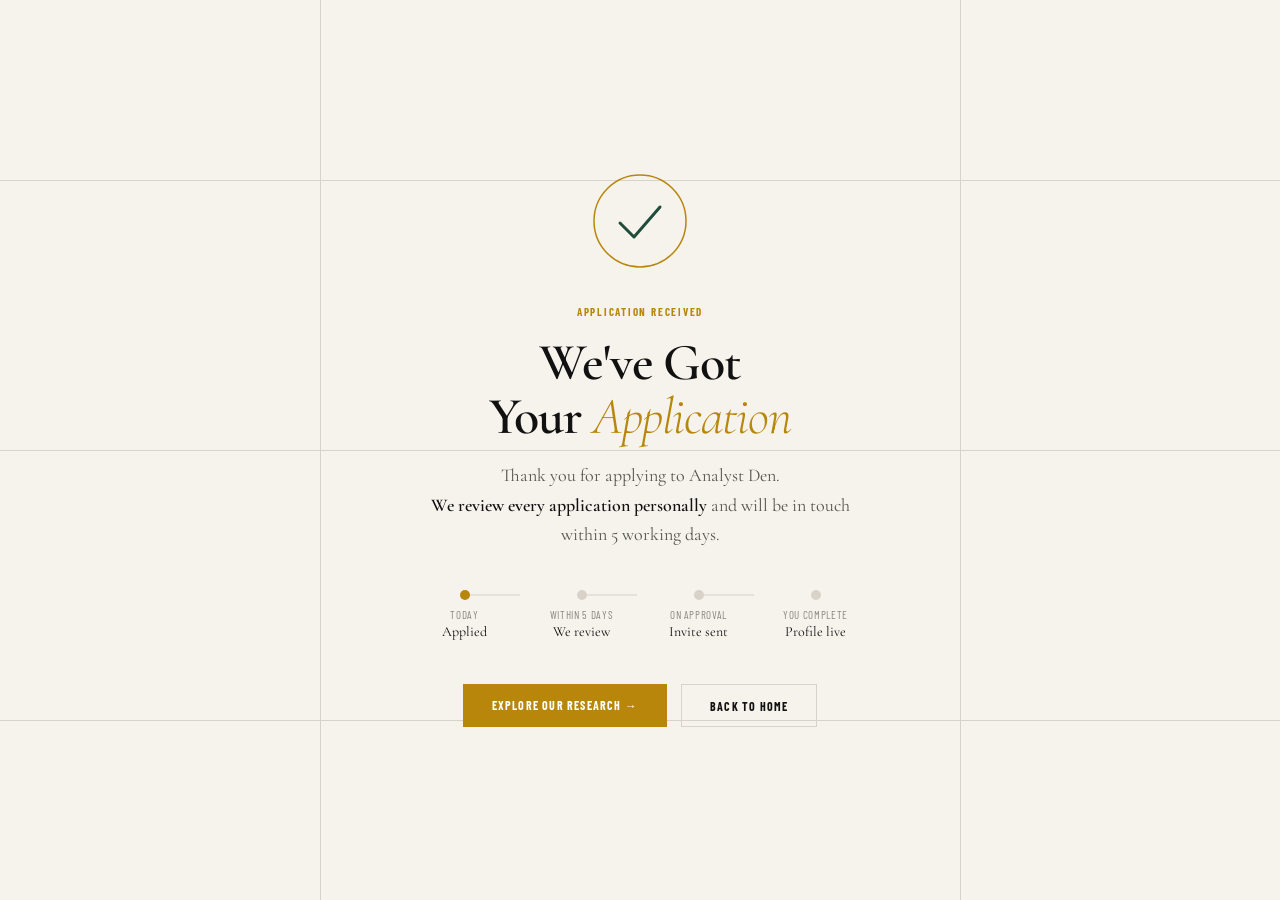
<file: thankyou.html>
<!DOCTYPE html>
<html lang="en">
<head>
<meta charset="UTF-8"/>
<meta name="viewport" content="width=device-width,initial-scale=1.0"/>
<title>Application Received — Analyst Den</title>
<link rel="preconnect" href="https://fonts.googleapis.com"/>
<link href="https://fonts.googleapis.com/css2?family=Cormorant+Garamond:ital,wght@0,300;0,400;0,600;1,300;1,400&family=Barlow+Condensed:wght@400;600;700;800&display=swap" rel="stylesheet"/>
<style>
*,*::before,*::after{box-sizing:border-box;margin:0;padding:0}
:root{
  --ink:#111111;--gold:#B8860B;--forest:#1F4D3A;
  --bg:#F6F3ED;--border:#D8D2C8;
  --font-display:'Cormorant Garamond',Georgia,serif;
  --font-data:'Barlow Condensed',sans-serif;
}
html,body{height:100%;overflow:hidden}
body{
  font-family:var(--font-display);
  background:var(--bg);
  display:flex;align-items:center;justify-content:center;
  min-height:100vh;
  position:relative;
  overflow:hidden;
}

/* ── BACKGROUND ANIMATED LINES ── */
.bg-lines{
  position:absolute;inset:0;overflow:hidden;pointer-events:none;z-index:0;
}
.bg-line{
  position:absolute;background:var(--border);
  animation:lineGrow 1.2s cubic-bezier(.4,0,.2,1) forwards;
  opacity:0;
}
.bg-line.h{height:1px;width:0;left:0}
.bg-line.v{width:1px;height:0;top:0}
@keyframes lineGrow{
  to{opacity:1;width:100%}
}
.bg-line.v{animation-name:lineGrowV}
@keyframes lineGrowV{
  to{opacity:1;height:100%}
}
.bg-line:nth-child(1){top:20%;animation-delay:0.1s}
.bg-line:nth-child(2){top:50%;animation-delay:0.2s}
.bg-line:nth-child(3){top:80%;animation-delay:0.15s}
.bg-line:nth-child(4){left:25%;animation-delay:0.25s}
.bg-line:nth-child(5){left:75%;animation-delay:0.3s}

/* ── GOLD PARTICLES ── */
.particle{
  position:absolute;border-radius:50%;
  background:var(--gold);pointer-events:none;z-index:0;
  animation:float linear infinite;
  opacity:0;
}
@keyframes float{
  0%{transform:translateY(100vh) rotate(0deg);opacity:0}
  10%{opacity:0.6}
  90%{opacity:0.3}
  100%{transform:translateY(-20vh) rotate(360deg);opacity:0}
}

/* ── MAIN CONTENT ── */
.card{
  position:relative;z-index:10;
  text-align:center;
  padding:64px 56px;
  max-width:580px;
  width:100%;
  animation:cardIn 0.6s cubic-bezier(.4,0,.2,1) 0.4s both;
}
@keyframes cardIn{
  from{opacity:0;transform:translateY(32px)}
  to{opacity:1;transform:translateY(0)}
}

/* ── CHECK ANIMATION ── */
.check-wrap{
  width:96px;height:96px;margin:0 auto 36px;
  position:relative;
}
.check-circle{
  width:96px;height:96px;border-radius:50%;
  border:2px solid var(--gold);
  position:absolute;inset:0;
  stroke-dasharray:301;
  stroke-dashoffset:301;
  animation:circleDraw 0.7s cubic-bezier(.4,0,.2,1) 0.6s forwards;
}
@keyframes circleDraw{
  to{stroke-dashoffset:0}
}
.check-svg{
  position:absolute;inset:0;width:100%;height:100%;
  overflow:visible;
}
.check-mark{
  stroke-dasharray:60;stroke-dashoffset:60;
  animation:checkDraw 0.4s cubic-bezier(.4,0,.2,1) 1.3s forwards;
}
@keyframes checkDraw{
  to{stroke-dashoffset:0}
}

/* GOLD RING PULSE */
.check-pulse{
  position:absolute;inset:-8px;border-radius:50%;
  border:1px solid var(--gold);
  opacity:0;
  animation:pulse 1.5s ease-out 1.6s infinite;
}
@keyframes pulse{
  0%{transform:scale(1);opacity:0.6}
  100%{transform:scale(1.4);opacity:0}
}

/* ── TYPOGRAPHY ── */
.tag{
  font-family:var(--font-data);font-weight:700;font-size:11px;
  letter-spacing:0.16em;text-transform:uppercase;
  color:var(--gold);margin-bottom:18px;display:block;
  opacity:0;animation:fadeUp 0.5s ease 1.4s forwards;
}
h1{
  font-family:var(--font-display);font-weight:600;
  font-size:clamp(32px,5vw,52px);line-height:1.05;
  letter-spacing:-0.02em;color:var(--ink);
  margin-bottom:16px;
  opacity:0;animation:fadeUp 0.5s ease 1.5s forwards;
}
h1 em{font-style:italic;font-weight:300;color:var(--gold)}
.sub{
  font-family:var(--font-display);font-size:18px;
  line-height:1.65;color:#555550;
  margin-bottom:40px;max-width:420px;margin-left:auto;margin-right:auto;
  opacity:0;animation:fadeUp 0.5s ease 1.65s forwards;
}
.sub strong{color:var(--ink);font-weight:600}

/* ── TIMELINE ── */
.timeline{
  display:flex;align-items:center;justify-content:center;
  gap:0;margin-bottom:44px;
  opacity:0;animation:fadeUp 0.5s ease 1.8s forwards;
}
.tl-step{text-align:center;flex:1}
.tl-dot{
  width:10px;height:10px;border-radius:50%;
  background:var(--gold);margin:0 auto 8px;
  position:relative;
}
.tl-dot::after{
  content:'';position:absolute;
  top:50%;left:100%;
  width:calc(100% + 40px);height:1px;
  background:var(--border);
  transform:translateY(-50%);
}
.tl-step:last-child .tl-dot::after{display:none}
.tl-label{
  font-family:var(--font-data);font-size:11px;
  letter-spacing:0.06em;text-transform:uppercase;color:#888882;
}
.tl-value{
  font-family:var(--font-display);font-size:14px;
  color:var(--ink);margin-top:2px;
}

/* ── BUTTONS ── */
.actions{
  display:flex;gap:14px;justify-content:center;flex-wrap:wrap;
  opacity:0;animation:fadeUp 0.5s ease 2s forwards;
}
.btn{
  display:inline-flex;align-items:center;gap:8px;
  padding:13px 28px;
  font-family:var(--font-data);font-weight:700;font-size:12px;
  letter-spacing:0.10em;text-transform:uppercase;
  border:1.5px solid;text-decoration:none;
  transition:all 0.22s;cursor:pointer;
}
.btn-primary{background:var(--gold);color:#fff;border-color:var(--gold)}
.btn-primary:hover{opacity:0.88;transform:translateY(-2px)}
.btn-outline{background:transparent;color:var(--ink);border-color:var(--border)}
.btn-outline:hover{border-color:var(--ink);background:var(--ink);color:var(--bg)}

/* ── CONFETTI BURST ── */
.confetti-piece{
  position:absolute;z-index:5;pointer-events:none;
  width:8px;height:8px;
  animation:confettiFall 2s ease-in forwards;
  opacity:0;
}
@keyframes confettiFall{
  0%{opacity:1;transform:translateY(0) rotate(0deg) scale(1)}
  100%{opacity:0;transform:translateY(200px) rotate(720deg) scale(0.5)}
}

@keyframes fadeUp{
  from{opacity:0;transform:translateY(12px)}
  to{opacity:1;transform:translateY(0)}
}
</style>
</head>
<body>

<!-- Background lines -->
<div class="bg-lines">
  <div class="bg-line h"></div>
  <div class="bg-line h"></div>
  <div class="bg-line h"></div>
  <div class="bg-line v"></div>
  <div class="bg-line v"></div>
</div>

<!-- Main card -->
<div class="card">

  <!-- Animated check -->
  <div class="check-wrap">
    <div class="check-pulse"></div>
    <svg class="check-svg" viewBox="0 0 96 96">
      <circle
        class="check-circle"
        cx="48" cy="48" r="46"
        fill="none"
        stroke="var(--gold)"
        stroke-width="1.5"
        stroke-linecap="round"
        transform="rotate(-90 48 48)"
      />
      <polyline
        class="check-mark"
        points="28,50 42,64 68,34"
        fill="none"
        stroke="var(--forest)"
        stroke-width="3"
        stroke-linecap="round"
        stroke-linejoin="round"
      />
    </svg>
  </div>

  <span class="tag">Application Received</span>
  <h1>We've Got<br>Your <em>Application</em></h1>
  <p class="sub">
    Thank you for applying to Analyst Den.<br>
    <strong>We review every application personally</strong> and will be in touch within 5 working days.
  </p>

  <div class="timeline">
    <div class="tl-step">
      <div class="tl-dot"></div>
      <div class="tl-label">Today</div>
      <div class="tl-value">Applied</div>
    </div>
    <div class="tl-step">
      <div class="tl-dot" style="background:var(--border)"></div>
      <div class="tl-label">Within 5 days</div>
      <div class="tl-value">We review</div>
    </div>
    <div class="tl-step">
      <div class="tl-dot" style="background:var(--border)"></div>
      <div class="tl-label">On approval</div>
      <div class="tl-value">Invite sent</div>
    </div>
    <div class="tl-step">
      <div class="tl-dot" style="background:var(--border)"></div>
      <div class="tl-label">You complete</div>
      <div class="tl-value">Profile live</div>
    </div>
  </div>

  <div class="actions">
    <a href="research.html" class="btn btn-primary">Explore Our Research →</a>
    <a href="index.html" class="btn btn-outline">Back to Home</a>
  </div>

</div>

<script>
/* ── PARTICLES ── */
function spawnParticles(){
  const sizes = [4,5,6,3,5,4];
  const delays = [0,0.3,0.6,0.9,1.2,0.5,0.8,1.4,0.2,1.0];
  const durations = [4,5,6,7,5,6,4,7,5,6];
  for(let i=0;i<12;i++){
    const p = document.createElement('div');
    p.className = 'particle';
    const size = sizes[i%sizes.length];
    p.style.cssText = `
      width:${size}px;height:${size}px;
      left:${Math.random()*100}%;
      animation-duration:${durations[i%durations.length]}s;
      animation-delay:${delays[i%delays.length]+1.5}s;
      opacity:0;
    `;
    document.body.appendChild(p);
  }
}

/* ── CONFETTI BURST on check complete ── */
function burst(){
  const colors = ['#B8860B','#1F4D3A','#D4A820','#C4891F','#F6F3ED'];
  const cx = window.innerWidth/2;
  const cy = window.innerHeight/2;
  for(let i=0;i<24;i++){
    const c = document.createElement('div');
    c.className = 'confetti-piece';
    const angle = (i/24)*360;
    const dist  = 80 + Math.random()*60;
    const rad   = angle*(Math.PI/180);
    const tx    = cx + Math.cos(rad)*dist;
    const ty    = cy + Math.sin(rad)*dist - 80;
    c.style.cssText = `
      left:${cx}px;top:${cy-80}px;
      background:${colors[i%colors.length]};
      border-radius:${Math.random()>0.5?'50%':'2px'};
      animation-delay:1.6s;
      animation-duration:${1.5+Math.random()}s;
      transform-origin:center;
    `;
    c.style.setProperty('--tx', tx+'px');
    c.style.setProperty('--ty', ty+'px');
    document.body.appendChild(c);
    setTimeout(()=>c.remove(), 4000);
  }
}

spawnParticles();
setTimeout(burst, 100);
</script>
</body>
</html>
</file>
<file: styles.css>
/* ═══════════════════════════════════════════════════
   ANALYST DEN — EDITORIAL RESEARCH INSTITUTION
   Typography: Cormorant Garamond (display) + Lora (body) + Barlow Condensed (data/UI)
   Palette: Parchment · Ink · Research Gold · Forest · Data Blue
   Aesthetic: African Editorial Institutionalism — FT meets Afro-academic press
═══════════════════════════════════════════════════ */

@import url('https://fonts.googleapis.com/css2?family=Cormorant+Garamond:ital,wght@0,300;0,400;0,500;0,600;0,700;1,300;1,400;1,500;1,600&family=Lora:ital,wght@0,400;0,500;0,600;1,400;1,500&family=Barlow+Condensed:wght@300;400;500;600;700;800&display=swap');

/* ─── TOKENS ─── */
:root {
  --parchment:   #F6F3ED;
  --parchment-dk:#EDE8DE;
  --ink:         #111111;
  --ink-mid:     #3A3832;
  --ink-light:   #6B6560;
  --ink-faint:   #9E9890;
  --rule:        #D8D2C8;
  --rule-dark:   #C4BDB0;
  --gold:        #B8860B;
  --gold-lt:     rgba(184,134,11,0.10);
  --gold-glow:   rgba(184,134,11,0.20);
  --forest:      #1F4D3A;
  --forest-lt:   rgba(31,77,58,0.08);
  --blue:        #0F4C81;
  --blue-lt:     rgba(15,76,129,0.08);
  --white:       #FFFFFF;

  --font-display: 'Cormorant Garamond', 'Georgia', serif;
  --font-body:    'Lora', 'Georgia', serif;
  --font-data:    'Barlow Condensed', 'Arial Narrow', sans-serif;

  --max-w: 1240px;
  --col-gap: 32px;
  --section-v: 88px;

  --ease: cubic-bezier(.25,.46,.45,.94);
  --ease-out: cubic-bezier(0,0,.2,1);
  --t: 0.24s;
  --t-slow: 0.48s;

  /* light mode (default) */
  --bg:       var(--parchment);
  --bg-alt:   var(--parchment-dk);
  --bg-card:  var(--white);
  --text:     var(--ink);
  --text-mid: var(--ink-mid);
  --text-lt:  var(--ink-light);
  --text-xs:  var(--ink-faint);
  --border:   var(--rule);
  --border-dk:var(--rule-dark);
  --header-bg:rgba(246,243,237,0.92);
}

[data-theme="dark"] {
  --bg:       #0E0D0B;
  --bg-alt:   #161410;
  --bg-card:  #1C1A16;
  --text:     #F0ECE3;
  --text-mid: #C8C2B4;
  --text-lt:  #8A8478;
  --text-xs:  #5C5850;
  --border:   #2E2C26;
  --border-dk:#3E3C36;
  --header-bg:rgba(14,13,11,0.92);
  --gold:     #D4A820;
  --gold-lt:  rgba(212,168,32,0.10);
  --forest:   #2A6B50;
  --blue:     #2A6BAA;
  --parchment:#F0ECE3;
}

/* ─── RESET ─── */
*,*::before,*::after { box-sizing:border-box; margin:0; padding:0 }
html { scroll-behavior:smooth; font-size:16px }
body {
  font-family: var(--font-body);
  background: var(--bg);
  color: var(--text);
  line-height: 1.7;
  overflow-x: hidden;
  transition: background var(--t-slow), color var(--t-slow);
  animation: pageIn 0.5s var(--ease) both;
}
@keyframes pageIn { from { opacity:0; transform:translateY(12px) } to { opacity:1; transform:translateY(0) } }
@keyframes pageOut { to { opacity:0; transform:translateY(-8px) } }

img { display:block; max-width:100%; }
a { color:inherit; text-decoration:none }
button { cursor:pointer; font-family:inherit; border:none; background:none }

/* ─── LAYOUT ─── */
.container { max-width:var(--max-w); margin:0 auto; padding:0 40px }
.container--narrow { max-width:860px; margin:0 auto; padding:0 40px }

/* ─── TYPOGRAPHY SCALE ─── */
.t-display {
  font-family: var(--font-display);
  font-weight: 600;
  font-size: clamp(44px, 6vw, 84px);
  line-height: 0.98;
  letter-spacing: -0.02em;
  color: var(--text);
}
.t-display em { font-style:italic; color:var(--gold); font-weight:300 }

.t-headline {
  font-family: var(--font-display);
  font-weight: 600;
  font-size: clamp(28px, 3.5vw, 46px);
  line-height: 1.08;
  letter-spacing: -0.015em;
  color: var(--text);
}
.t-headline em { font-style:italic; font-weight:300 }

.t-title {
  font-family: var(--font-display);
  font-weight: 600;
  font-size: clamp(18px, 2vw, 26px);
  line-height: 1.2;
  letter-spacing: -0.01em;
  color: var(--text);
}

.t-body { font-family:var(--font-body); font-size:16px; line-height:1.78; color:var(--text-mid) }
.t-body-sm { font-family:var(--font-body); font-size:14px; line-height:1.7; color:var(--text-mid) }

.t-label {
  font-family: var(--font-data);
  font-weight: 600;
  font-size: 11px;
  letter-spacing: 0.14em;
  text-transform: uppercase;
  color: var(--text-lt);
}
.t-label--gold { color:var(--gold) }
.t-label--forest { color:var(--forest) }

.t-data {
  font-family: var(--font-data);
  font-weight: 800;
  font-size: clamp(42px, 5vw, 72px);
  line-height: 1;
  letter-spacing: -0.02em;
  color: var(--text);
}

/* ─── DIVIDER ─── */
.rule { width:100%; height:1px; background:var(--border); margin:0 }
.rule--gold { background:var(--gold); height:2px; width:48px }
.rule--thick { height:2px; background:var(--border-dk) }

/* ─── HEADER ─── */
.site-header {
  position: sticky; top:0; z-index:200;
  height: 64px;
  display: flex; align-items:center;
  background: var(--header-bg);
  backdrop-filter: blur(14px);
  -webkit-backdrop-filter: blur(14px);
  border-bottom: 1px solid var(--border);
  transition: background var(--t-slow), border-color var(--t-slow);
}
.header-inner {
  display: flex; align-items:center; justify-content:space-between;
  width:100%;
}
.header-logo {
  display:flex; align-items:center; gap:10px;
  font-family:var(--font-display); font-weight:700; font-size:18px;
  color:var(--text); letter-spacing:-0.01em;
  text-decoration:none;
}
.header-logo img { height:38px; width:auto; filter:drop-shadow(0 1px 2px rgba(0,0,0,0.12)) }
[data-theme="dark"] .header-logo img { filter:brightness(1.1) drop-shadow(0 1px 4px rgba(212,168,32,0.25)) }

.header-nav { display:flex; align-items:center; gap:0 }
.header-nav a {
  font-family: var(--font-data);
  font-weight: 600; font-size:13px;
  letter-spacing:0.04em; text-transform:uppercase;
  color: var(--text-lt);
  padding: 0 14px; height:64px;
  display:flex; align-items:center;
  border-bottom: 2px solid transparent;
  transition: color var(--t), border-color var(--t);
}
.header-nav a:hover { color:var(--text); border-bottom-color:var(--gold) }
.header-nav a.active { color:var(--text); border-bottom-color:var(--ink) }
[data-theme="dark"] .header-nav a.active { border-bottom-color:var(--gold) }

.header-right { display:flex; align-items:center; gap:8px }

/* theme toggle */
.theme-toggle {
  width:36px; height:36px; border-radius:50%;
  border:1px solid var(--border); background:transparent;
  display:flex; align-items:center; justify-content:center;
  font-size:15px; transition:all var(--t); flex-shrink:0;
  position:relative; overflow:hidden;
}
.theme-toggle:hover { border-color:var(--gold); background:var(--gold-lt) }
.theme-toggle .icon-sun,.theme-toggle .icon-moon {
  position:absolute; transition:transform 0.3s var(--ease), opacity 0.3s
}
.theme-toggle .icon-sun  { transform:rotate(0) scale(1); opacity:1 }
.theme-toggle .icon-moon { transform:rotate(90deg) scale(0.4); opacity:0 }
[data-theme="dark"] .theme-toggle .icon-sun  { transform:rotate(-90deg) scale(0.4); opacity:0 }
[data-theme="dark"] .theme-toggle .icon-moon { transform:rotate(0) scale(1); opacity:1 }

.header-cta {
  font-family:var(--font-data); font-weight:700; font-size:12px;
  letter-spacing:0.08em; text-transform:uppercase;
  padding:8px 18px; border:1.5px solid var(--ink);
  color:var(--text); transition:all var(--t);
}
.header-cta:hover { background:var(--ink); color:var(--bg) }
[data-theme="dark"] .header-cta { border-color:var(--border); }
[data-theme="dark"] .header-cta:hover { background:var(--text); color:var(--bg) }

.menu-toggle {
  display:none; border:1px solid var(--border);
  padding:7px 10px; font-size:18px; color:var(--text);
  transition:border-color var(--t);
}
.menu-toggle:hover { border-color:var(--gold) }

/* mobile menu */
.mobile-menu {
  position:fixed; top:0; left:-110%; width:min(320px,88%); height:100%;
  background:var(--bg); border-right:1px solid var(--border);
  z-index:999; padding:32px 28px; overflow-y:auto;
  display:flex; flex-direction:column;
  transition:left 0.36s var(--ease), background var(--t-slow);
}
.mobile-menu.open { left:0 }
.mobile-overlay {
  display:none; position:fixed; inset:0;
  background:rgba(0,0,0,0.55); z-index:998; backdrop-filter:blur(3px)
}
.mobile-overlay.open { display:block }
.mobile-close {
  align-self:flex-end; font-size:22px; color:var(--text-lt);
  margin-bottom:32px; padding:4px; transition:color var(--t)
}
.mobile-close:hover { color:var(--gold) }
.mobile-menu a {
  font-family:var(--font-data); font-weight:600; font-size:15px;
  letter-spacing:0.06em; text-transform:uppercase;
  padding:14px 0; border-bottom:1px solid var(--border);
  color:var(--text-mid); transition:color var(--t), padding-left var(--t);
}
.mobile-menu a:hover,.mobile-menu a.active { color:var(--gold); padding-left:6px }

/* ─── BUTTONS ─── */
.btn {
  display:inline-flex; align-items:center; gap:10px;
  font-family:var(--font-data); font-weight:700; font-size:12px;
  letter-spacing:0.10em; text-transform:uppercase;
  padding:13px 28px; border:1.5px solid; cursor:pointer;
  transition:all var(--t); text-decoration:none;
  position:relative; overflow:hidden;
}
.btn::after {
  content:''; position:absolute; inset:0;
  background:currentColor; opacity:0; transition:opacity var(--t);
}
.btn:hover::after { opacity:0.06 }

.btn--primary { background:var(--gold); color:#fff; border-color:var(--gold) }
.btn--primary:hover { background:var(--gold-dk, #9A700A); border-color:var(--gold-dk, #9A700A); transform:translateY(-1px) }

.btn--forest { background:var(--forest); color:#fff; border-color:var(--forest) }
.btn--forest:hover { opacity:0.9; transform:translateY(-1px) }

.btn--outline { background:transparent; color:var(--text); border-color:var(--border-dk) }
.btn--outline:hover { border-color:var(--ink); background:var(--ink); color:var(--bg) }
[data-theme="dark"] .btn--outline:hover { background:var(--text); color:var(--bg) }

.btn--ghost { background:transparent; color:var(--gold); border-color:var(--gold) }
.btn--ghost:hover { background:var(--gold); color:#fff }

.btn-arrow {
  display:inline-flex; align-items:center; gap:8px;
  font-family:var(--font-data); font-weight:700; font-size:12px;
  letter-spacing:0.10em; text-transform:uppercase;
  color:var(--gold); text-decoration:none;
  transition:gap var(--t), opacity var(--t);
}
.btn-arrow:hover { gap:14px; opacity:0.8 }
.btn-arrow::after { content:'→'; font-size:14px }

/* ─── SCROLL REVEAL ─── */
.reveal {
  opacity:0; transform:translateY(28px);
  transition:opacity 0.65s var(--ease), transform 0.65s var(--ease);
}
.reveal.visible { opacity:1; transform:translateY(0) }
.reveal-d1 { transition-delay:0.08s }
.reveal-d2 { transition-delay:0.16s }
.reveal-d3 { transition-delay:0.24s }
.reveal-d4 { transition-delay:0.32s }

/* ─── SECTION CHROME ─── */
.section-eyebrow {
  display:flex; align-items:center; gap:12px; margin-bottom:24px;
}
.eyebrow-line { flex:1; height:1px; background:var(--border) }
.eyebrow-text {
  font-family:var(--font-data); font-weight:700; font-size:10px;
  letter-spacing:0.18em; text-transform:uppercase; color:var(--text-lt);
  white-space:nowrap;
}

/* ─── STATUS TAGS ─── */
.tag {
  display:inline-block; font-family:var(--font-data);
  font-weight:700; font-size:10px; letter-spacing:0.12em;
  text-transform:uppercase; padding:3px 10px;
}
.tag--active  { background:var(--forest); color:#fff }
.tag--ongoing { background:var(--gold-lt); color:var(--gold); border:1px solid var(--gold) }
.tag--planned { background:var(--bg-alt); color:var(--text-lt); border:1px solid var(--border) }
.tag--completed { background:var(--blue-lt); color:var(--blue); border:1px solid var(--blue) }

/* ─── HERO ─── */
/* Two-column: text+metrics LEFT | field image RIGHT */
.hero {
  display:grid;
  grid-template-columns:1fr 1fr;
  min-height:calc(100vh - 64px);
  border-bottom:1px solid var(--border);
  overflow:hidden;
  position:relative;
}
.hero::before {
  content:'';
  position:absolute; inset:0;
  background:repeating-linear-gradient(
    0deg, transparent, transparent 79px, var(--border) 80px
  );
  opacity:0.18; pointer-events:none; z-index:0;
}

/* LEFT COLUMN */
.hero-left {
  padding:64px 56px 56px 40px;
  display:flex; flex-direction:column; justify-content:space-between;
  border-right:1px solid var(--border);
  position:relative; z-index:1;
}
.hero-content { flex:1 }
.hero-kicker {
  font-family:var(--font-data); font-weight:600; font-size:11px;
  letter-spacing:0.16em; text-transform:uppercase; color:var(--gold);
  display:flex; align-items:center; gap:10px; margin-bottom:28px;
}
.hero-kicker::before { content:''; width:32px; height:2px; background:var(--gold); flex-shrink:0 }
.hero h1 {
  font-family:var(--font-display); font-weight:600;
  font-size:clamp(42px,4.5vw,72px); line-height:0.97;
  letter-spacing:-0.025em; color:var(--text); margin-bottom:24px;
}
.hero h1 em { font-style:italic; font-weight:300; color:var(--gold) }
.hero-sub {
  font-family:var(--font-body); font-size:16px; line-height:1.7;
  color:var(--text-mid); margin-bottom:36px; max-width:440px;
}
.hero-sub strong { color:var(--text); font-weight:600 }
.hero-actions { display:flex; gap:12px; flex-wrap:wrap }

/* Metrics grid — 2×2 inside hero left */
.hero-metrics {
  display:grid; grid-template-columns:1fr 1fr;
  border-top:1px solid var(--border); margin-top:52px;
}
.hero-metric {
  padding:20px 0 0;
  border-top:3px solid transparent;
  transition:border-color var(--t);
}
.hero-metric:hover { border-top-color:var(--gold) }
.hero-metric:nth-child(odd)  { padding-right:24px; border-right:1px solid var(--border) }
.hero-metric:nth-child(even) { padding-left:24px }
.hero-metric:nth-child(n+3)  { margin-top:20px }
.metric-num {
  font-family:var(--font-data); font-weight:800;
  font-size:clamp(32px,3vw,50px); line-height:1; color:var(--text); margin-bottom:4px;
}
.metric-num sup { font-size:0.5em; vertical-align:super }
.metric-label {
  font-family:var(--font-data); font-weight:400; font-size:11px;
  letter-spacing:0.08em; text-transform:uppercase; color:var(--text-lt);
}

/* RIGHT COLUMN — image fills full height */
.hero-right {
  display:flex; flex-direction:column;
  position:relative; z-index:1; overflow:hidden;
}
.hero-img-panel {
  flex:1; overflow:hidden; position:relative;
}
.hero-img-panel img {
  width:100%; height:100%;
  object-fit:cover; object-position:center top;
  display:block;
  transition:transform 0.6s var(--ease);
}
.hero-right:hover .hero-img-panel img { transform:scale(1.02) }
.hero-caption {
  padding:16px 24px; background:var(--bg-alt);
  border-top:1px solid var(--border);
  display:flex; align-items:center; gap:12px; flex-shrink:0;
}
.hero-tag {
  font-family:var(--font-data); font-weight:700; font-size:10px;
  letter-spacing:0.14em; text-transform:uppercase;
  background:var(--forest); color:#fff; padding:4px 10px; white-space:nowrap;
}
.hero-caption-text { font-family:var(--font-body); font-size:13px; color:var(--text-mid); line-height:1.4 }

/* Remove old unused classes */
.hero-image-wrap { display:none }
.hero-image { display:none }

/* ─── FEATURED RESEARCH STRIP ─── */
/* Two-column: featured project LEFT | insights list RIGHT */
.featured-strip {
  display:grid;
  grid-template-columns:1.35fr 1fr;
  border-bottom:1px solid var(--border);
  border-top:0;
}

/* LEFT: big feature */
.featured-main {
  display:flex; flex-direction:column;
  border-right:1px solid var(--border);
  text-decoration:none; color:inherit;
  overflow:hidden;
  transition:background var(--t);
}
.featured-main:hover { background:var(--bg-alt) }
.featured-main-img {
  width:100%; overflow:hidden; flex-shrink:0;
  border-bottom:1px solid var(--border);
}
.featured-main-img img {
  width:100%; height:auto; display:block;
  /* show full image, no crop */
  object-fit:contain; object-position:center top;
  transition:transform 0.6s var(--ease);
  background:var(--bg-alt);
}
.featured-main:hover .featured-main-img img { transform:scale(1.02) }
.featured-main-body {
  padding:28px 32px; flex:1;
  border-top:3px solid var(--gold);
}
.featured-main-body .t-label { color:var(--text-lt); margin-bottom:10px }
.featured-main-title {
  font-family:var(--font-display); font-weight:600;
  font-size:clamp(18px,1.8vw,24px); line-height:1.18;
  color:var(--text); margin-bottom:10px; letter-spacing:-0.01em;
}
.featured-main-desc { font-family:var(--font-body); font-size:14px; color:var(--text-mid); line-height:1.65; margin-bottom:18px }
.featured-main-body .btn-arrow { color:var(--gold) }

/* RIGHT: insights list */
.featured-list { display:flex; flex-direction:column }
.featured-list-header {
  padding:18px 28px; border-bottom:1px solid var(--border);
  display:flex; align-items:center;
}
.featured-list-footer {
  padding:18px 28px; border-top:1px solid var(--border); margin-top:auto;
}
.featured-item {
  display:grid; grid-template-columns:1fr auto;
  gap:12px; align-items:start;
  padding:20px 28px; border-bottom:1px solid var(--border);
  text-decoration:none; color:inherit;
  transition:background var(--t);
}
.featured-item:hover { background:var(--bg-alt) }
.featured-item-cat {
  font-family:var(--font-data); font-weight:700; font-size:10px;
  letter-spacing:0.12em; text-transform:uppercase; color:var(--gold); margin-bottom:5px;
}
.featured-item-title {
  font-family:var(--font-display); font-weight:600;
  font-size:16px; line-height:1.25; color:var(--text); margin-bottom:5px;
}
.featured-item-title em { font-style:italic; font-weight:300 }
.featured-item:hover .featured-item-title { color:var(--gold) }
.featured-item-desc { font-family:var(--font-body); font-size:13px; color:var(--text-lt); line-height:1.5 }
.featured-item-date {
  font-family:var(--font-data); font-size:11px; letter-spacing:0.06em;
  color:var(--text-xs); white-space:nowrap; margin-top:2px;
}

/* ─── SECTION ─── */
section { padding:var(--section-v) 0 }
section + section { border-top:1px solid var(--border) }

/* ─── PROJECT TABLE ROWS ─── */
.project-row {
  display:grid; grid-template-columns:40px 1fr 140px 140px 120px;
  align-items:center; gap:20px;
  padding:20px 0; border-bottom:1px solid var(--border);
  transition:background var(--t);
}
.project-row:hover { background:var(--bg-alt); padding-left:8px; padding-right:8px }
.project-row-num {
  font-family:var(--font-data); font-weight:800; font-size:13px;
  color:var(--text-xs);
}
.project-row-title {
  font-family:var(--font-display); font-weight:600; font-size:20px;
  line-height:1.2; color:var(--text); letter-spacing:-0.01em;
}
.project-row-title em { font-style:italic; font-weight:300 }
.project-row-meta { font-family:var(--font-data); font-size:12px; color:var(--text-lt); letter-spacing:0.04em }
.project-row:hover .project-row-title { color:var(--gold) }

/* ─── EDITORIAL PROJECT CARDS ─── */
.project-cards-grid {
  display:grid; grid-template-columns:repeat(3,1fr);
  gap:0; border:1px solid var(--border);
}
.project-card-ed {
  border-right:1px solid var(--border);
  display:flex; flex-direction:column;
  transition:background var(--t);
  overflow:hidden;
}
.project-card-ed:last-child { border-right:none }
.project-card-ed:hover { background:var(--bg-alt) }

/* Image — full width, full image visible, no crop */
.project-card-img {
  width:100%; overflow:hidden;
  border-bottom:1px solid var(--border);
  background:var(--bg-alt); flex-shrink:0;
}
.project-card-img img {
  width:100%; height:auto; display:block;
  object-fit:contain; object-position:center top;
  transition:transform 0.55s var(--ease);
}
.project-card-ed:hover .project-card-img img { transform:scale(1.03) }

/* Body */
.project-card-body {
  padding:22px; flex:1; display:flex; flex-direction:column; gap:8px;
}
.project-card-meta {
  display:flex; align-items:center; gap:8px; flex-wrap:wrap;
}
.project-card-title {
  font-family:var(--font-display); font-weight:600;
  font-size:18px; line-height:1.22; color:var(--text); letter-spacing:-0.01em;
}
.project-card-desc {
  font-family:var(--font-body); font-size:13px; color:var(--text-mid);
  line-height:1.65; flex:1;
}
.project-card-footer {
  display:flex; align-items:center; justify-content:space-between;
  padding-top:14px; border-top:1px solid var(--border); margin-top:auto;
}
.project-card-stat {
  font-family:var(--font-data); font-size:11px;
  letter-spacing:0.06em; text-transform:uppercase; color:var(--text-xs);
}

.projects-section { padding:var(--section-v) 0; border-top:1px solid var(--border) }
.contributors-home { padding:var(--section-v) 0; border-top:1px solid var(--border) }

/* ─── CONTRIBUTORS STRIP ─── */
.contributors-strip { display:flex; border:1px solid var(--border) }
.contributor-col {
  flex:1; padding:28px 24px; border-right:1px solid var(--border);
  text-align:center; transition:background var(--t);
}
.contributor-col:last-child { border-right:none }
.contributor-col:hover { background:var(--bg-alt) }
.contributor-avatar {
  width:72px; height:72px; border-radius:50%;
  overflow:hidden; margin:0 auto 14px;
  border:2px solid var(--border);
  transition:border-color var(--t), transform var(--t);
}
.contributor-col:hover .contributor-avatar { border-color:var(--gold); transform:scale(1.05) }
.contributor-avatar img { width:100%; height:100%; object-fit:cover }
.contributor-name {
  font-family:var(--font-display); font-weight:600; font-size:16px;
  color:var(--text); margin-bottom:2px;
}
.contributor-role { font-family:var(--font-data); font-size:11px; letter-spacing:0.08em; text-transform:uppercase; color:var(--text-lt) }

/* ─── PAGE HERO ─── */
.page-hero {
  background:var(--ink); color:#fff;
  padding:72px 0 64px; position:relative; overflow:hidden;
  border-bottom:3px solid var(--gold);
}
[data-theme="dark"] .page-hero { background:var(--bg-alt); border-bottom-color:var(--gold) }
.page-hero::before {
  content:''; position:absolute; inset:0;
  background:repeating-linear-gradient(
    90deg, transparent, transparent 119px,
    rgba(255,255,255,0.03) 120px
  );
  pointer-events:none;
}
.page-hero-inner { position:relative; z-index:1 }
.page-hero h1 {
  font-family:var(--font-display); font-weight:600;
  font-size:clamp(36px,5vw,68px); line-height:1.0;
  letter-spacing:-0.025em; color:#fff; margin-bottom:16px;
}
[data-theme="dark"] .page-hero h1 { color:var(--text) }
.page-hero p { font-family:var(--font-body); font-size:17px; color:rgba(255,255,255,0.65); max-width:560px }
[data-theme="dark"] .page-hero p { color:var(--text-mid) }
.page-hero .t-label { color:rgba(255,255,255,0.45); margin-bottom:16px }
[data-theme="dark"] .page-hero .t-label { color:var(--text-lt) }

/* ─── FILTER BAR ─── */
.filter-bar {
  display:flex; align-items:center; gap:0;
  border:1px solid var(--border); overflow:hidden;
  flex-wrap:wrap;
}
.filter-btn {
  font-family:var(--font-data); font-weight:600; font-size:12px;
  letter-spacing:0.08em; text-transform:uppercase;
  padding:11px 20px; border-right:1px solid var(--border);
  color:var(--text-lt); background:transparent;
  transition:all var(--t); white-space:nowrap;
}
.filter-btn:last-child { border-right:none }
.filter-btn:hover { background:var(--bg-alt); color:var(--text) }
.filter-btn.active { background:var(--ink); color:var(--parchment) }
[data-theme="dark"] .filter-btn.active { background:var(--gold); color:#111 }

/* ─── PUBLICATIONS ─── */
.pub-grid { display:grid; grid-template-columns:repeat(3,1fr); gap:0; border:1px solid var(--border) }
.pub-card {
  padding:28px; border-right:1px solid var(--border);
  border-bottom:1px solid var(--border); display:flex; flex-direction:column;
  transition:background var(--t);
}
.pub-card:hover { background:var(--bg-alt) }
.pub-card:nth-child(3n) { border-right:none }
.pub-tag {
  display:inline-block; font-family:var(--font-data); font-weight:700;
  font-size:10px; letter-spacing:0.12em; text-transform:uppercase;
  padding:3px 8px; background:var(--forest); color:#fff; margin-bottom:14px;
}
.pub-title {
  font-family:var(--font-display); font-weight:600; font-size:18px;
  line-height:1.25; color:var(--text); margin-bottom:10px; flex:1;
}
.pub-meta { font-family:var(--font-data); font-size:11px; letter-spacing:0.06em; color:var(--text-xs) }
.pub-download {
  margin-top:16px; padding-top:14px; border-top:1px solid var(--border);
  font-family:var(--font-data); font-weight:700; font-size:11px;
  letter-spacing:0.10em; text-transform:uppercase;
  color:var(--gold); display:flex; align-items:center; gap:6px;
}
.pub-download:hover { opacity:0.75 }

/* ─── CONTENT SECTIONS ─── */
.content-two-col {
  display:grid; grid-template-columns:1fr 1fr;
  gap:64px; align-items:start;
}
.content-three-col { display:grid; grid-template-columns:repeat(3,1fr); gap:40px }

/* ─── CONTRIBUTOR PROFILES ─── */
.contributor-grid { display:grid; grid-template-columns:repeat(4,1fr); gap:0; border:1px solid var(--border) }
.contributor-profile {
  padding:28px 24px; border-right:1px solid var(--border); border-bottom:1px solid var(--border);
  text-align:center; text-decoration:none; color:var(--text);
  display:flex; flex-direction:column; align-items:center;
  transition:background var(--t);
}
.contributor-profile:nth-child(4n) { border-right:none }
.contributor-profile:hover { background:var(--bg-alt) }
.contributor-profile-avatar {
  width:88px; height:88px; border-radius:50%; overflow:hidden;
  border:2px solid var(--border); margin-bottom:14px;
  transition:border-color var(--t), transform var(--t);
}
.contributor-profile:hover .contributor-profile-avatar { border-color:var(--gold); transform:scale(1.04) }
.contributor-profile-avatar img { width:100%; height:100%; object-fit:cover }
.contributor-profile-name { font-family:var(--font-display); font-weight:600; font-size:16px; margin-bottom:3px }
.contributor-profile-role { font-family:var(--font-data); font-size:11px; letter-spacing:0.08em; text-transform:uppercase; color:var(--text-lt) }

/* ─── CONTACT / FORMS ─── */
.form-grid { display:grid; grid-template-columns:1fr 1fr; gap:0; border:1px solid var(--border) }
.form-side { padding:48px }
.form-side:first-child { border-right:1px solid var(--border) }
.form-group { margin-bottom:20px }
.form-label {
  display:block; font-family:var(--font-data); font-weight:700;
  font-size:11px; letter-spacing:0.12em; text-transform:uppercase;
  color:var(--text-lt); margin-bottom:8px;
}
.form-input, .form-textarea, .form-select {
  width:100%; padding:12px 14px;
  border:1.5px solid var(--border); background:var(--bg-card);
  font-family:var(--font-body); font-size:15px; color:var(--text);
  transition:border-color var(--t), background var(--t);
  outline:none; appearance:none;
}
.form-input:focus,.form-textarea:focus,.form-select:focus {
  border-color:var(--gold); background:var(--bg);
}
.form-textarea { min-height:120px; resize:vertical }

/* ─── PROCESS STEPS ─── */
.process-row { display:grid; grid-template-columns:80px 1fr; gap:28px; padding:36px 0; border-bottom:1px solid var(--border) }
.process-num {
  font-family:var(--font-data); font-weight:800; font-size:48px;
  color:var(--gold); line-height:1; opacity:0.5; transition:opacity var(--t);
}
.process-row:hover .process-num { opacity:1 }
.process-row:hover { padding-left:8px }
.process-content h3 { font-family:var(--font-display); font-weight:600; font-size:22px; margin-bottom:8px }
.process-content p { font-family:var(--font-body); font-size:15px; color:var(--text-mid); line-height:1.7 }

/* ─── FOOTER ─── */
.site-footer {
  background:var(--ink); color:rgba(255,255,255,0.6);
  padding:56px 0 40px; border-top:3px solid var(--gold);
}
[data-theme="dark"] .site-footer { background:var(--bg-alt); border-top-color:var(--border) }
.footer-grid {
  display:grid; grid-template-columns:2fr 1fr 1fr 1fr; gap:48px;
  padding-bottom:48px; border-bottom:1px solid rgba(255,255,255,0.1);
  margin-bottom:32px;
}
[data-theme="dark"] .footer-grid { border-bottom-color:var(--border) }
.footer-brand .footer-logo {
  font-family:var(--font-display); font-weight:700; font-size:20px;
  color:#fff; margin-bottom:12px; display:block;
}
[data-theme="dark"] .footer-brand .footer-logo { color:var(--text) }
.footer-brand p { font-family:var(--font-body); font-size:14px; line-height:1.65; max-width:280px }
.footer-col-title {
  font-family:var(--font-data); font-weight:700; font-size:11px;
  letter-spacing:0.14em; text-transform:uppercase; color:#fff;
  margin-bottom:16px;
}
[data-theme="dark"] .footer-col-title { color:var(--text) }
.footer-col a {
  display:block; font-family:var(--font-body); font-size:13px;
  color:rgba(255,255,255,0.55); margin-bottom:8px;
  transition:color var(--t);
}
[data-theme="dark"] .footer-col a { color:var(--text-lt) }
.footer-col a:hover { color:#fff }
[data-theme="dark"] .footer-col a:hover { color:var(--gold) }
.footer-bottom {
  display:flex; justify-content:space-between; align-items:center;
  font-family:var(--font-data); font-size:11px; letter-spacing:0.06em;
  text-transform:uppercase; opacity:0.45;
}

/* ─── BREADCRUMB ─── */
.breadcrumb {
  display:flex; align-items:center; gap:8px; padding:16px 0;
  font-family:var(--font-data); font-size:12px; letter-spacing:0.06em;
  text-transform:uppercase; color:var(--text-lt);
  border-bottom:1px solid var(--border); margin-bottom:0;
}
.breadcrumb a { color:var(--text-lt); transition:color var(--t) }
.breadcrumb a:hover { color:var(--gold) }
.breadcrumb span { color:var(--text) }
.breadcrumb-sep { opacity:0.4 }

/* ─── ABOUT PAGE ─── */
.about-split { display:flex; flex-direction:column; }
.about-split-text { padding:56px 40px; }
.about-split-visual {
  width:100%; overflow:hidden; border-top:1px solid var(--border);
}
.about-split-visual img {
  width:100%; height:auto; display:block;
  max-height:420px; object-fit:cover; object-position:center;
}

/* ─── DATA NUMBERS ─── */
.data-numbers { display:grid; grid-template-columns:repeat(4,1fr); border:1px solid var(--border) }
.data-number-col { padding:36px 32px; border-right:1px solid var(--border); }
.data-number-col:last-child { border-right:none }
.data-number { font-family:var(--font-data); font-weight:800; font-size:52px; line-height:1; color:var(--text); margin-bottom:6px }
.data-number-label { font-family:var(--font-data); font-size:12px; letter-spacing:0.08em; text-transform:uppercase; color:var(--text-lt) }

/* ─── ROLE CARDS ─── */
.role-cards { display:grid; grid-template-columns:repeat(3,1fr); gap:0; border:1px solid var(--border) }
.role-card {
  padding:32px 28px; border-right:1px solid var(--border);
  border-bottom:1px solid var(--border); cursor:pointer;
  transition:background var(--t); position:relative;
}
.role-card:hover { background:var(--bg-alt) }
.role-card.selected { background:var(--gold-lt); border-color:var(--gold) }
.role-card.selected::after { content:'✓'; position:absolute; top:14px; right:16px; font-family:var(--font-data); font-weight:800; font-size:16px; color:var(--gold) }
.role-icon { font-size:24px; margin-bottom:14px }
.role-card h3 { font-family:var(--font-display); font-weight:600; font-size:19px; margin-bottom:8px }
.role-card p { font-family:var(--font-body); font-size:13px; color:var(--text-mid); line-height:1.6 }
.role-badge {
  display:inline-block; margin-top:12px; padding:3px 9px;
  font-family:var(--font-data); font-weight:700; font-size:10px;
  letter-spacing:0.10em; text-transform:uppercase;
  border:1px solid var(--border); color:var(--text-lt);
}

/* ─── PERKS ─── */
.perks-panel { background:var(--ink); padding:48px }
[data-theme="dark"] .perks-panel { background:var(--bg-card); border:1px solid var(--border) }
.perks-panel h2 { font-family:var(--font-display); font-weight:600; font-size:28px; color:#fff; margin-bottom:8px }
[data-theme="dark"] .perks-panel h2 { color:var(--text) }
.perks-panel > p { font-family:var(--font-body); font-size:15px; color:rgba(255,255,255,0.65); margin-bottom:32px }
[data-theme="dark"] .perks-panel > p { color:var(--text-mid) }
.perk-item { display:grid; grid-template-columns:32px 1fr; gap:14px; padding:16px 0; border-bottom:1px solid rgba(255,255,255,0.1); align-items:start }
[data-theme="dark"] .perk-item { border-bottom-color:var(--border) }
.perk-item:last-child { border-bottom:none }
.perk-check { width:28px; height:28px; background:var(--gold); display:flex; align-items:center; justify-content:center; font-size:13px; flex-shrink:0; color:#111; font-weight:800 }
.perk-item strong { display:block; color:#fff; font-family:var(--font-display); font-size:17px; font-weight:600; margin-bottom:3px }
[data-theme="dark"] .perk-item strong { color:var(--text) }
.perk-item span { font-family:var(--font-body); font-size:13px; color:rgba(255,255,255,0.65); line-height:1.55; display:block }
[data-theme="dark"] .perk-item span { color:var(--text-mid) }

/* ─── SEARCH ─── */
.search-bar {
  display:flex; border:1.5px solid var(--border);
  transition:border-color var(--t);
}
.search-bar:focus-within { border-color:var(--gold) }
.search-input {
  flex:1; padding:13px 18px; font-family:var(--font-body); font-size:15px;
  color:var(--text); background:var(--bg-card); border:none; outline:none;
}
.search-btn {
  padding:0 20px; background:var(--ink); color:#fff;
  font-family:var(--font-data); font-weight:700; font-size:12px;
  letter-spacing:0.08em; text-transform:uppercase; border:none;
  transition:background var(--t);
}
.search-btn:hover { background:var(--gold) }

/* ─── FAQ ─── */
.faq-item { border-bottom:1px solid var(--border) }
.faq-q {
  width:100%; text-align:left; padding:20px 0;
  font-family:var(--font-display); font-weight:600; font-size:18px;
  color:var(--text); display:flex; justify-content:space-between; align-items:center;
  gap:16px; transition:color var(--t);
}
.faq-q:hover { color:var(--gold) }
.faq-toggle { font-family:var(--font-data); font-weight:700; font-size:20px; flex-shrink:0; color:var(--text-lt) }
.faq-a { padding:0 0 20px; font-family:var(--font-body); font-size:15px; color:var(--text-mid); line-height:1.75; display:none }
.faq-item.open .faq-a { display:block }
.faq-item.open .faq-toggle { transform:rotate(45deg) }
.faq-item.open .faq-q { color:var(--gold) }

/* ─── PUBLICATIONS PAGE SEARCH BAR ─── */
.pub-header { display:flex; align-items:center; justify-content:space-between; gap:24px; margin-bottom:32px; flex-wrap:wrap }

/* ─── PROJECT DETAIL ─── */
.project-detail-hero {
  background:var(--ink); color:#fff;
  display:flex; flex-direction:column;
  overflow:hidden;
}
[data-theme="dark"] .project-detail-hero { background:var(--bg-alt) }
.project-detail-hero-img {
  width:100%; overflow:hidden; border-bottom:3px solid var(--gold);
}
.project-detail-hero-img img {
  width:100%; height:auto; display:block;
  max-height:460px; object-fit:contain; object-position:center top;
}
.project-detail-text { padding:44px 40px; display:flex; flex-direction:column; justify-content:center }
.project-detail-text h1 { font-family:var(--font-display); font-weight:600; font-size:clamp(30px,4vw,52px); line-height:1.05; color:#fff; margin-bottom:16px; letter-spacing:-0.02em }
[data-theme="dark"] .project-detail-text h1 { color:var(--text) }
.project-detail-text .project-meta { display:flex; gap:10px; flex-wrap:wrap; margin-bottom:28px }
.project-meta-chip { font-family:var(--font-data); font-size:11px; letter-spacing:0.08em; text-transform:uppercase; padding:5px 12px; border:1px solid rgba(255,255,255,0.2); color:rgba(255,255,255,0.75) }
[data-theme="dark"] .project-meta-chip { border-color:var(--border); color:var(--text-mid) }
.project-detail-img { display:none; }
.project-findings { display:grid; grid-template-columns:repeat(4,1fr); border:1px solid var(--border) }
.finding-col { padding:28px 24px; border-right:1px solid var(--border); text-align:center }
.finding-col:last-child { border-right:none }
.finding-num { font-family:var(--font-data); font-weight:800; font-size:48px; line-height:1; color:var(--gold); margin-bottom:6px }
.finding-label { font-family:var(--font-data); font-size:12px; letter-spacing:0.06em; color:var(--text-lt); line-height:1.4; text-transform:uppercase }

/* ─── LEARNING HUB ─── */
.learning-tracks { display:grid; grid-template-columns:repeat(3,1fr); gap:0; border:1px solid var(--border) }
.track-card { padding:28px; border-right:1px solid var(--border); border-bottom:1px solid var(--border); transition:background var(--t) }
.track-card:nth-child(3n) { border-right:none }
.track-card:hover { background:var(--bg-alt) }
.track-icon { font-size:28px; margin-bottom:14px }
.track-card h3 { font-family:var(--font-display); font-weight:600; font-size:20px; margin-bottom:8px }
.track-card p { font-family:var(--font-body); font-size:13px; color:var(--text-mid); line-height:1.65; margin-bottom:14px }
.track-projects { font-family:var(--font-data); font-size:11px; letter-spacing:0.08em; text-transform:uppercase; color:var(--text-xs) }

/* ─── UNDER CONSTRUCTION ─── */
.uc-page { min-height:calc(100vh - 64px); display:flex; align-items:center; justify-content:center; text-align:center; padding:80px 40px }
.uc-inner h1 { font-family:var(--font-display); font-weight:600; font-size:clamp(32px,5vw,60px); margin-bottom:16px; color:var(--text) }
.uc-inner p { font-family:var(--font-body); font-size:17px; color:var(--text-mid); max-width:480px; margin:0 auto 32px }

/* ─── INLINE QUOTE ─── */
.pull-quote {
  font-family:var(--font-display); font-style:italic; font-weight:300;
  font-size:clamp(22px,2.5vw,32px); line-height:1.35; color:var(--text);
  padding-left:28px; border-left:3px solid var(--gold); margin:36px 0;
}

/* ─── CONTRIBUTOR DETAIL ─── */
.cd-layout { display:grid; grid-template-columns:320px 1fr; gap:64px; padding-top:56px }
.cd-sidebar { }
.cd-avatar { width:140px; height:140px; border-radius:50%; overflow:hidden; border:2px solid var(--border); margin-bottom:20px }
.cd-avatar img { width:100%; height:100%; object-fit:cover }
.cd-name { font-family:var(--font-display); font-weight:600; font-size:26px; margin-bottom:4px }
.cd-role { font-family:var(--font-data); font-size:12px; letter-spacing:0.08em; text-transform:uppercase; color:var(--gold); margin-bottom:6px }
.cd-location { font-family:var(--font-data); font-size:12px; color:var(--text-lt); margin-bottom:18px }
.cd-bio { font-family:var(--font-body); font-size:14px; line-height:1.75; color:var(--text-mid); margin-bottom:20px }
.cd-tags { display:flex; flex-wrap:wrap; gap:6px; margin-bottom:22px }
.cd-tag { padding:4px 10px; border:1px solid var(--border); font-family:var(--font-data); font-size:11px; letter-spacing:0.06em; text-transform:uppercase; color:var(--text-lt) }
.cd-project-item { display:grid; grid-template-columns:80px 1fr; gap:14px; padding:16px 0; border-bottom:1px solid var(--border); transition:padding-left var(--t) }
.cd-project-item:hover { padding-left:6px }
.cd-project-item img { width:80px; height:56px; object-fit:cover }
.cd-project-item h3 { font-family:var(--font-display); font-weight:600; font-size:16px; margin-bottom:4px }
.cd-project-item p { font-family:var(--font-body); font-size:13px; color:var(--text-mid) }

/* ─── RESPONSIVE ─── */
@media (max-width:1024px) {
  .hero { grid-template-columns:1fr; min-height:auto }
  .hero-right { display:none }
  .hero-left { padding:48px 40px }
  .featured-strip { grid-template-columns:1fr }
  .featured-main { border-right:none; border-bottom:1px solid var(--border) }
  .featured-strip { grid-template-columns:1fr }
  .footer-grid { grid-template-columns:1fr 1fr; gap:32px }
  .project-cards-grid { grid-template-columns:1fr 1fr }
  .project-cards-grid .project-card-ed:nth-child(3) { display:none }
  .contributor-grid { grid-template-columns:repeat(3,1fr) }
  .data-numbers { grid-template-columns:repeat(2,1fr) }
  .content-two-col { grid-template-columns:1fr; gap:40px }
  .form-grid { grid-template-columns:1fr }
  .form-side:first-child { border-right:none; border-bottom:1px solid var(--border) }
  .project-detail-hero { grid-template-columns:1fr }
  .project-detail-img { display:none }
  .project-findings { grid-template-columns:repeat(2,1fr) }
  .cd-layout { grid-template-columns:1fr; gap:36px }
  .about-split { grid-template-columns:1fr }
  .about-split-visual { display:none }
}

@media (max-width:768px) {
  :root { --section-v:56px }
  .container { padding:0 22px }
  .container--narrow { padding:0 22px }
  .header-nav { display:none }
  .header-cta { display:none }
  .menu-toggle { display:flex }
  .hero-left { padding:36px 22px }
  .hero h1 { font-size:clamp(32px,9vw,48px) }
  .hero-metrics { grid-template-columns:1fr 1fr }
  .project-cards-grid { grid-template-columns:1fr }
  .project-cards-grid .project-card-ed:nth-child(3) { display:flex }
  .project-cards-grid { grid-template-columns:1fr }
  .project-cards-grid .project-card-ed:nth-child(3) { display:flex }
  .pub-grid { grid-template-columns:1fr 1fr }
  .pub-grid .pub-card:nth-child(2n) { border-right:none }
  .contributor-grid { grid-template-columns:repeat(2,1fr) }
  .contributors-strip { flex-direction:column }
  .contributor-col { border-right:none; border-bottom:1px solid var(--border) }
  .role-cards { grid-template-columns:1fr 1fr }
  .learning-tracks { grid-template-columns:1fr 1fr }
  .footer-grid { grid-template-columns:1fr }
  .data-numbers { grid-template-columns:1fr 1fr }
  .project-row { grid-template-columns:1fr }
  .project-row-num { display:none }
  .page-hero h1 { font-size:clamp(28px,8vw,44px) }
  .project-findings { grid-template-columns:1fr 1fr }
}

@media (max-width:480px) {
  .pub-grid { grid-template-columns:1fr }
  .role-cards { grid-template-columns:1fr }
  .learning-tracks { grid-template-columns:1fr }
  .contributor-grid { grid-template-columns:1fr 1fr; gap:0 }
  .hero-actions { flex-direction:column }
  .hero-actions .btn { justify-content:center }
  .filter-bar { overflow-x:auto; flex-wrap:nowrap }
}
</file>
